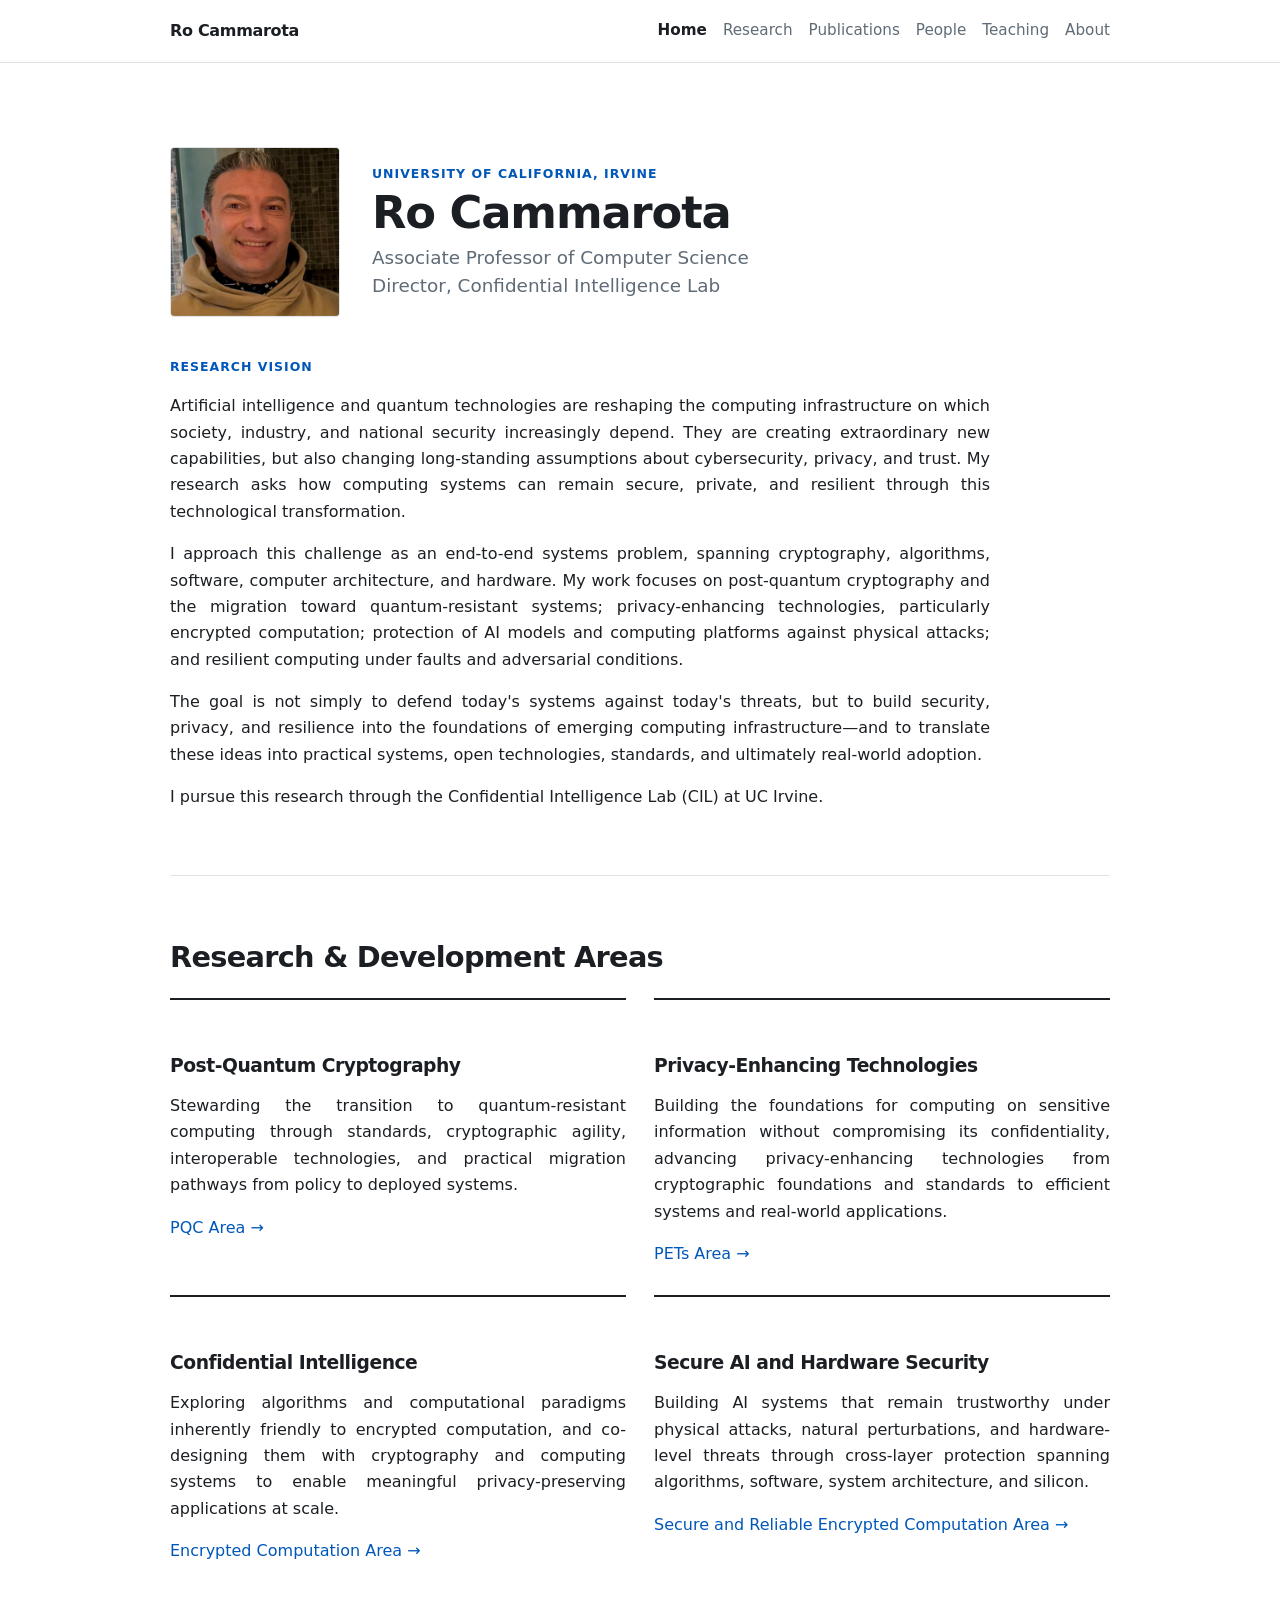
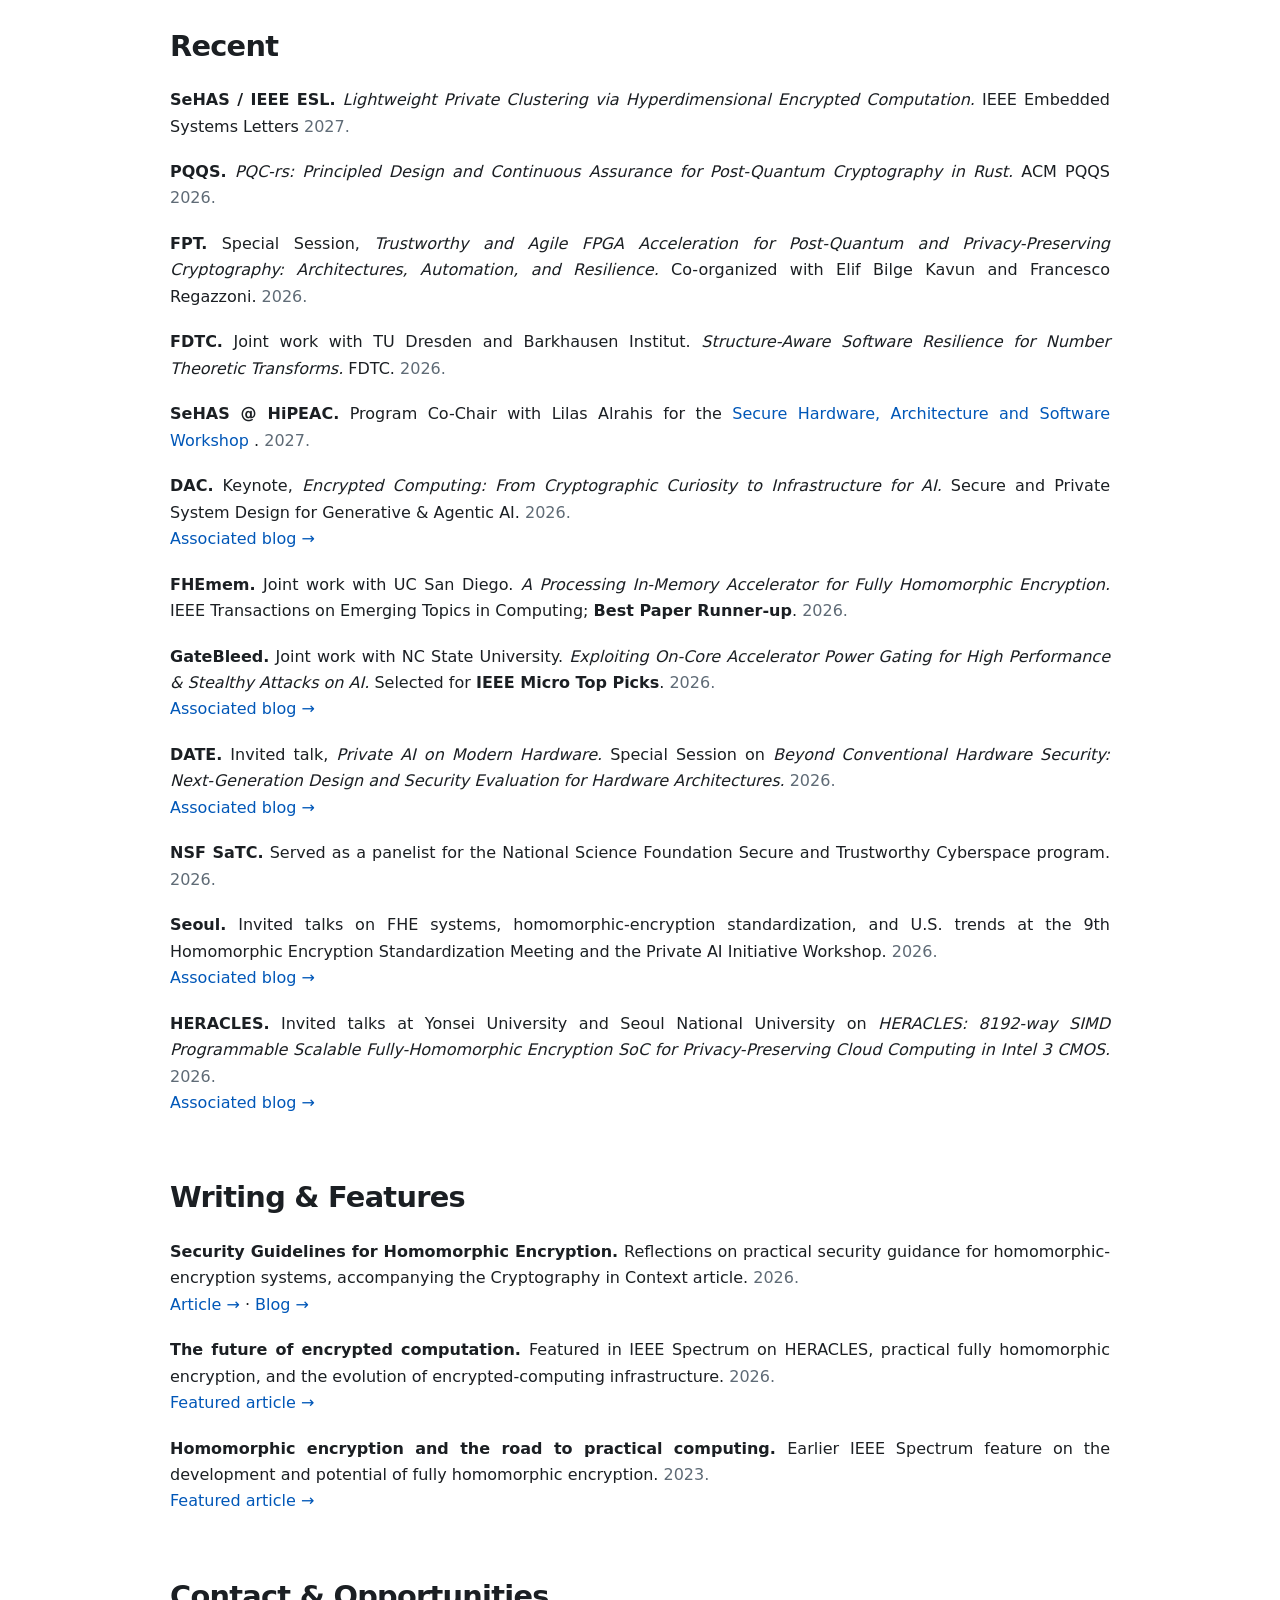
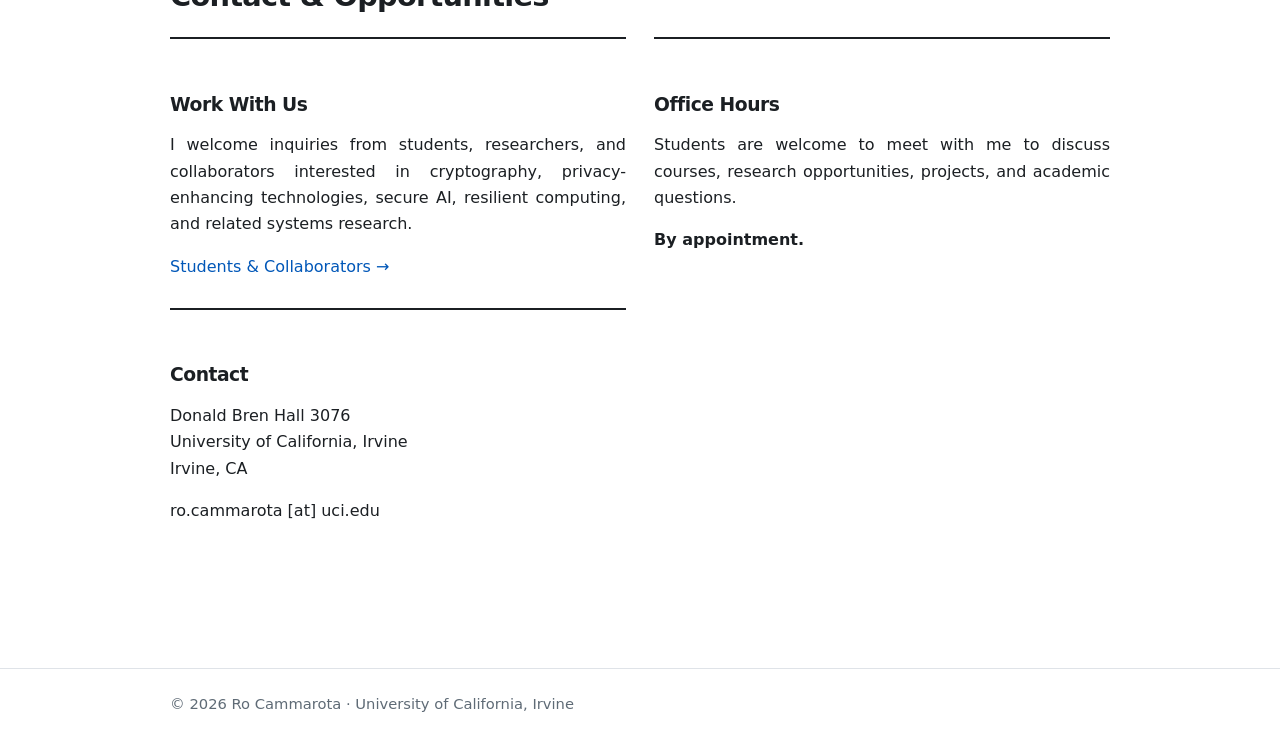
<file: index.html>
<!doctype html>
<html lang="en">

<head>
  <meta charset="utf-8">
  <meta name="viewport" content="width=device-width, initial-scale=1">

  <title>Ro Cammarota</title>

  <link rel="stylesheet" href="assets/css/site.css?v=20260821-4">
</head>

<body>

  <header class="site-header">
    <div class="nav-wrap">

      <a class="brand" href="index.html">
        <span>Ro Cammarota</span>
      </a>

      <nav class="nav" aria-label="Primary">
        <a aria-current="page" href="index.html">Home</a>
        <a href="research.html">Research</a>
        <a href="publications.html">Publications</a>
        <a href="people.html">People</a>
        <a href="teaching.html">Teaching</a>
        <a href="about.html">About</a>
      </nav>

    </div>
  </header>


  <main>

    <!-- =====================================================
         Identity and Research Vision
         ===================================================== -->

    <section class="hero home-hero">

      <div class="home-identity">

        <img
          class="home-photo"
          src="assets/images/ro.jpeg"
          alt="Ro Cammarota"
        >

        <div class="home-intro">

          <div class="kicker">
            University of California, Irvine
          </div>

          <h1>Ro Cammarota</h1>

          <p class="lead">
            Associate Professor of Computer Science<br>
            Director, Confidential Intelligence Lab
          </p>

        </div>

      </div>


      <div class="home-vision">

        <div class="kicker">
          Research Vision
        </div>

        <p>
          Artificial intelligence and quantum technologies are reshaping the
          computing infrastructure on which society, industry, and national
          security increasingly depend. They are creating extraordinary new
          capabilities, but also changing long-standing assumptions about
          cybersecurity, privacy, and trust. My research asks how computing
          systems can remain secure, private, and resilient through this
          technological transformation.
        </p>

        <p>
          I approach this challenge as an end-to-end systems problem, spanning
          cryptography, algorithms, software, computer architecture, and hardware.
          My work focuses on post-quantum cryptography and the migration toward
          quantum-resistant systems; privacy-enhancing technologies, particularly
          encrypted computation; protection of AI models and computing platforms
          against physical attacks; and resilient computing under faults and
          adversarial conditions.
        </p>

        <p>
          The goal is not simply to defend today's systems against today's
          threats, but to build security, privacy, and resilience into the
          foundations of emerging computing infrastructure—and to translate these
          ideas into practical systems, open technologies, standards, and
          ultimately real-world adoption.
        </p>

        <p>
          I pursue this research through the
          Confidential Intelligence Lab (CIL)
          at UC Irvine.
        </p>

      </div>

    </section>


    <!-- =====================================================
         Research & Development
         ===================================================== -->

    <section>

      <h2>Research &amp; Development Areas</h2>

      <div class="grid">

        <article class="card">

          <h3>Post-Quantum Cryptography</h3>

          <p>
            Stewarding the transition to quantum-resistant computing through
            standards, cryptographic agility, interoperable technologies, and
            practical migration pathways from policy to deployed systems.
          </p>

          <a href="research.html#post-quantum-security">
            PQC Area →
          </a>

        </article>


        <article class="card">

          <h3>Privacy-Enhancing Technologies</h3>

          <p>
            Building the foundations for computing on sensitive information
            without compromising its confidentiality, advancing privacy-enhancing
            technologies from cryptographic foundations and standards to
            efficient systems and real-world applications.
          </p>

          <a href="research.html#privacy-enhancing-technologies">
            PETs Area →
          </a>

        </article>


        <article class="card">

          <h3>Confidential Intelligence</h3>

          <p>
            Exploring algorithms and computational paradigms inherently friendly
            to encrypted computation, and co-designing them with cryptography and
            computing systems to enable meaningful privacy-preserving
            applications at scale.
          </p>

          <a href="research.html#confidential-intelligence">
            Encrypted Computation Area →
          </a>

        </article>


        <article class="card">

          <h3>Secure AI and Hardware Security</h3>

          <p>
            Building AI systems that remain trustworthy under physical attacks,
            natural perturbations, and hardware-level threats through cross-layer
            protection spanning algorithms, software, system architecture, and
            silicon.
          </p>

          <a href="research.html#secure-ai-hardware-security">
            Secure and Reliable Encrypted Computation Area →
          </a>

        </article>

      </div>

    </section>


    <!-- =====================================================
         Recent
         ===================================================== -->

    <section>

      <h2>Recent</h2>

      <div class="pub">
          <strong>SeHAS / IEEE ESL.</strong>
          <em>
          Lightweight Private Clustering via Hyperdimensional Encrypted Computation.
          </em>
          IEEE Embedded Systems Letters
          <span class="muted">2027.</span>
      </div>

      <div class="pub">
          <strong>PQQS.</strong>
          <em>
          PQC-rs: Principled Design and Continuous Assurance for Post-Quantum Cryptography in Rust.
          </em>
          ACM PQQS
          <span class="muted">2026.</span>
      </div>

      <div class="pub">
          <strong>FPT.</strong>
          Special Session,
          <em>
          Trustworthy and Agile FPGA Acceleration for Post-Quantum and
          Privacy-Preserving Cryptography: Architectures, Automation, and Resilience.
          </em>
          Co-organized with Elif Bilge Kavun and Francesco Regazzoni.
          <span class="muted">2026.</span>
      </div>

      <div class="pub">
        <strong>FDTC.</strong>
        Joint work with TU Dresden and Barkhausen Institut.
        <em>
          Structure-Aware Software Resilience for Number Theoretic Transforms.
        </em>
        FDTC.
        <span class="muted">2026.</span>
      </div>


      <div class="pub">
        <strong>SeHAS @ HiPEAC.</strong>
        Program Co-Chair with Lilas Alrahis for the
        <a href="https://sehas-workshop.github.io/">
          Secure Hardware, Architecture and Software Workshop
        </a>.
        <span class="muted">2027.</span>
      </div>


      <div class="pub">
        <strong>DAC.</strong>
        Keynote,
        <em>
          Encrypted Computing: From Cryptographic Curiosity to Infrastructure
          for AI.
        </em>
        Secure and Private System Design for Generative &amp; Agentic AI.
        <span class="muted">2026.</span>
        <br>
        <a href="https://www.linkedin.com/feed/update/urn:li:ugcPost:7489363389367001088/">
          Associated blog →
        </a>
      </div>


      <div class="pub">
        <strong>FHEmem.</strong>
        Joint work with UC San Diego.
        <em>
          A Processing In-Memory Accelerator for Fully Homomorphic Encryption.
        </em>
        IEEE Transactions on Emerging Topics in Computing;
        <strong>Best Paper Runner-up</strong>.
        <span class="muted">2026.</span>
      </div>


      <div class="pub">
        <strong>GateBleed.</strong>
        Joint work with NC State University.
        <em>
          Exploiting On-Core Accelerator Power Gating for High Performance
          &amp; Stealthy Attacks on AI.
        </em>
        Selected for <strong>IEEE Micro Top Picks</strong>.
        <span class="muted">2026.</span>
        <br>
        <a href="https://www.linkedin.com/feed/update/urn:li:activity:7475252294960246784/">
          Associated blog →
        </a>
      </div>


      <div class="pub">
        <strong>DATE.</strong>
        Invited talk,
        <em>Private AI on Modern Hardware.</em>
        Special Session on
        <em>
          Beyond Conventional Hardware Security: Next-Generation Design and
          Security Evaluation for Hardware Architectures.
        </em>
        <span class="muted">2026.</span>
        <br>
        <a href="https://www.linkedin.com/pulse/reflections-from-date-2026-scaling-openness-trust-ro-cammarota-b67tc/?trackingId=I1FCty1YalJ7q1T889FlUw%3D%3D">
          Associated blog →
        </a>
      </div>


      <div class="pub">
        <strong>NSF SaTC.</strong>
        Served as a panelist for the National Science Foundation
        Secure and Trustworthy Cyberspace program.
        <span class="muted">2026.</span>
      </div>


      <div class="pub">
        <strong>Seoul.</strong>
        Invited talks on FHE systems, homomorphic-encryption standardization,
        and U.S. trends at the 9th Homomorphic Encryption Standardization
        Meeting and the Private AI Initiative Workshop.
        <span class="muted">2026.</span>
        <br>
        <a href="https://www.linkedin.com/pulse/from-cryptography-systems-real-path-scalable-private-ai-ro-cammarota-z76tc/?trackingId=Ehg8wID9Hk7mUiJBrugPbA%3D%3D">
          Associated blog →
        </a>
      </div>


      <div class="pub">
        <strong>HERACLES.</strong>
        Invited talks at Yonsei University and Seoul National University on
        <em>
          HERACLES: 8192-way SIMD Programmable Scalable Fully-Homomorphic
          Encryption SoC for Privacy-Preserving Cloud Computing in Intel 3 CMOS.
        </em>
        <span class="muted">2026.</span>
        <br>
        <a href="https://www.linkedin.com/pulse/12-labors-heracles-ro-cammarota-jmpnc/?trackingId=M0DGvbssicgnpaIqugH8jA%3D%3D">
          Associated blog →
        </a>
      </div>

    </section>


    <!-- =====================================================
         Writing & Features
         ===================================================== -->

    <section>

      <h2>Writing &amp; Features</h2>


      <div class="pub">

        <strong>
          Security Guidelines for Homomorphic Encryption.
        </strong>

        Reflections on practical security guidance for
        homomorphic-encryption systems, accompanying the
        Cryptography in Context article.

        <span class="muted">2026.</span>

        <br>

        <a href="https://cic.iacr.org/p/1/4/26">
          Article →
        </a>

        ·

        <a href="https://www.linkedin.com/feed/update/urn:li:activity:7457107500954427393/">
          Blog →
        </a>

      </div>


      <div class="pub">

        <strong>
          The future of encrypted computation.
        </strong>

        Featured in IEEE Spectrum on HERACLES, practical fully homomorphic
        encryption, and the evolution of encrypted-computing infrastructure.

        <span class="muted">2026.</span>

        <br>

        <a href="https://spectrum.ieee.org/fhe-intel">
          Featured article →
        </a>

      </div>


      <div class="pub">

        <strong>
          Homomorphic encryption and the road to practical computing.
        </strong>

        Earlier IEEE Spectrum feature on the development and potential
        of fully homomorphic encryption.

        <span class="muted">2023.</span>
        <br>

        <a href="https://spectrum.ieee.org/homomorphic-encryption">
          Featured article →
        </a>

      </div>

    </section>


    <!-- =====================================================
         Contact & Opportunities
         ===================================================== -->

    <section>

      <h2>Contact &amp; Opportunities</h2>

      <div class="grid">

        <article class="card">

          <h3>Work With Us</h3>

          <p>
            I welcome inquiries from students, researchers, and collaborators
            interested in cryptography, privacy-enhancing technologies,
            secure AI, resilient computing, and related systems research.
          </p>

          <a href="people.html">
            Students &amp; Collaborators →
          </a>

        </article>


        <article class="card">

          <h3>Office Hours</h3>

          <p>
            Students are welcome to meet with me to discuss courses,
            research opportunities, projects, and academic questions.
          </p>

          <p>
            <strong>By appointment.</strong>
          </p>

        </article>


        <article class="card">

          <h3>Contact</h3>

          <p>
            Donald Bren Hall 3076<br>
            University of California, Irvine<br>
            Irvine, CA
          </p>

          <p>
            ro.cammarota [at] uci.edu
          </p>

        </article>

      </div>

    </section>

  </main>

  <footer class="site-footer">
  <div class="footer-wrap">
    © 2026 Ro Cammarota · University of California, Irvine
  </div>
  </footer>

</body>

</html>
</file>
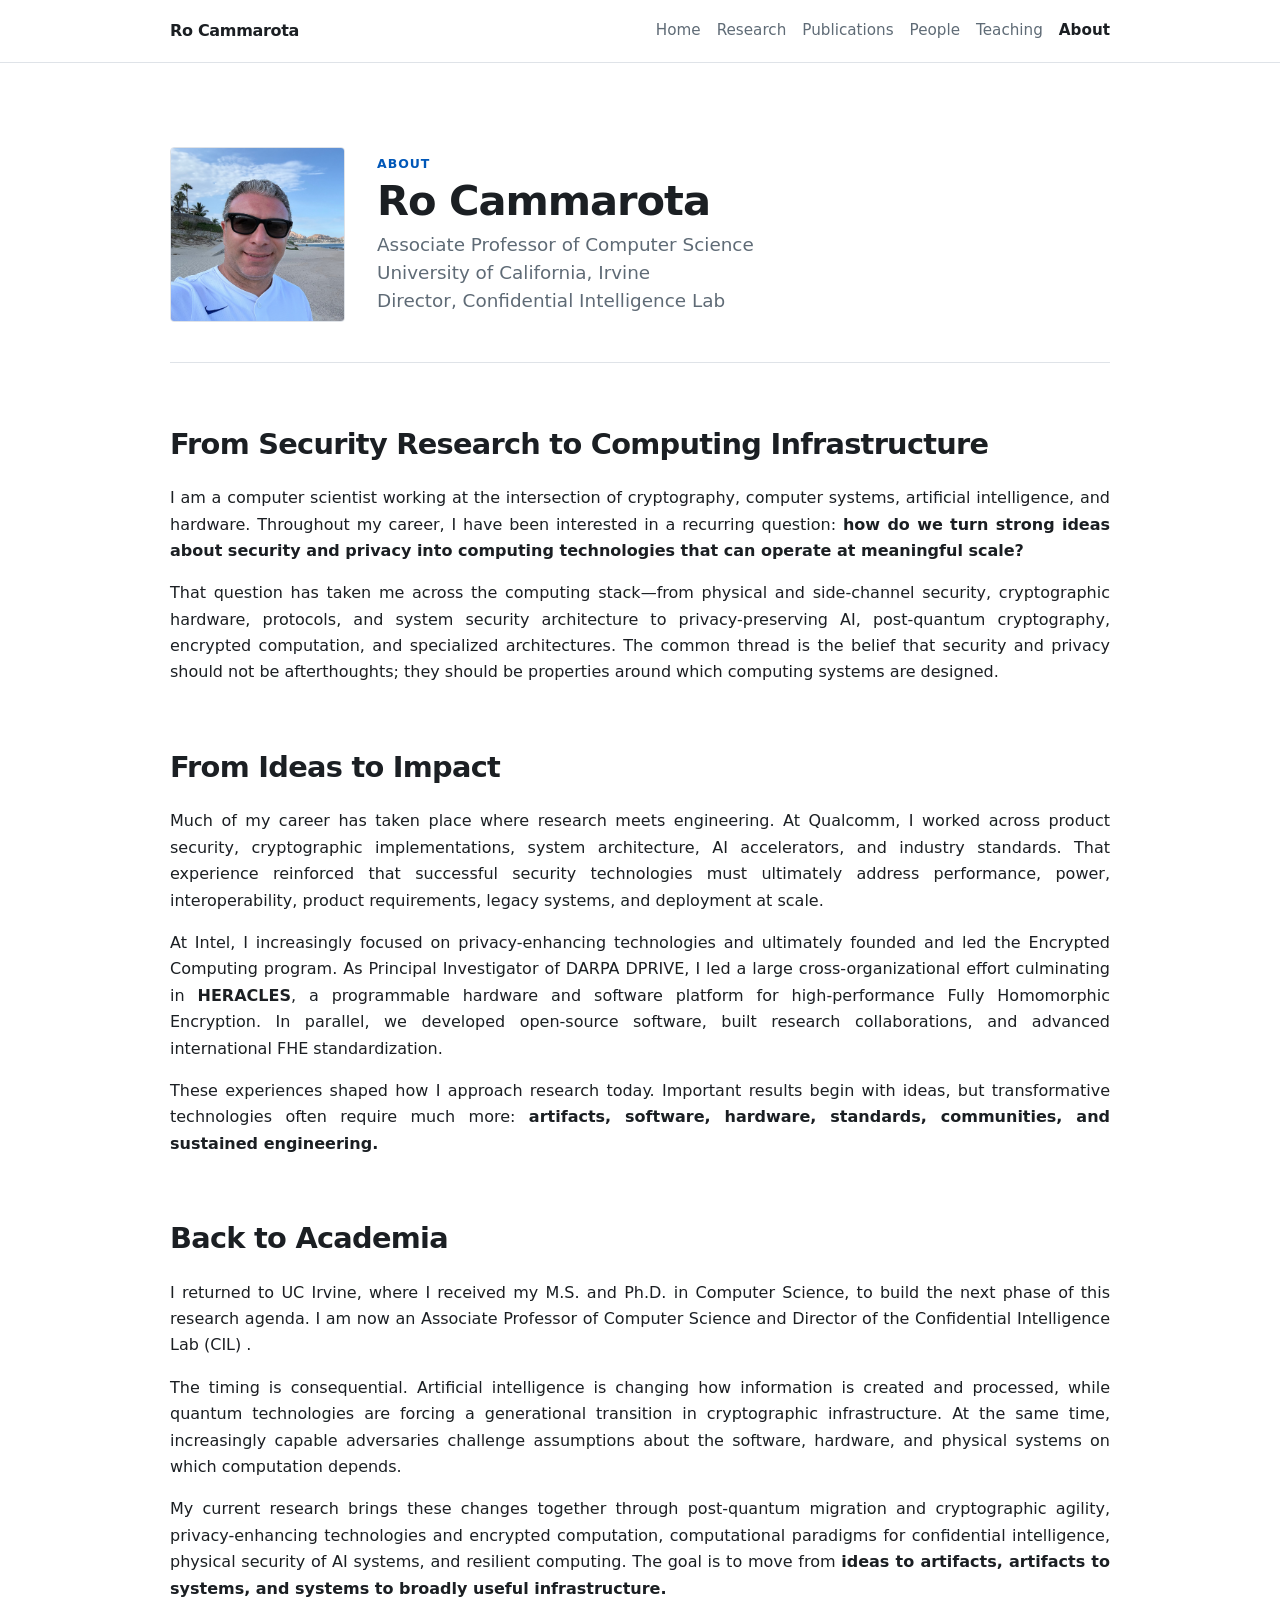
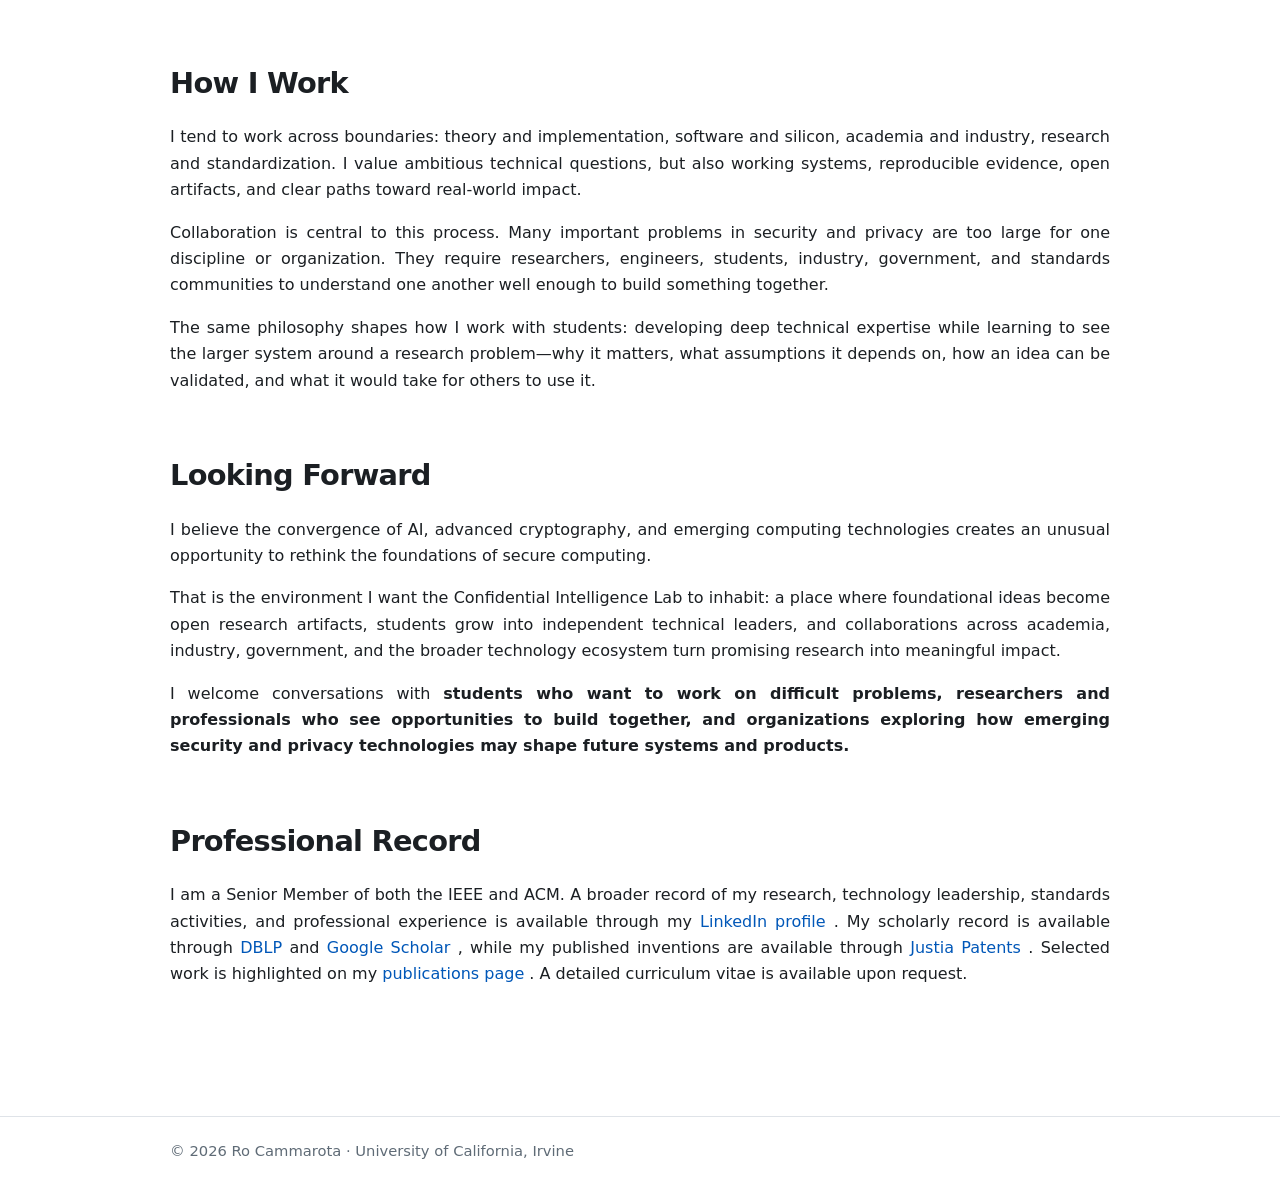
<file: about.html>
<!doctype html>
<html lang="en">

<head>
  <meta charset="utf-8">
  <meta name="viewport" content="width=device-width, initial-scale=1">

  <title>About | Ro Cammarota</title>

  <link rel="stylesheet" href="assets/css/site.css?v=20260822-3">
</head>

<body>

  <header class="site-header">
    <div class="nav-wrap">

      <a class="brand" href="index.html">
        <span>Ro Cammarota</span>
      </a>

      <nav class="nav" aria-label="Primary">
        <a href="index.html">Home</a>
        <a href="research.html">Research</a>
        <a href="publications.html">Publications</a>
        <a href="people.html">People</a>
        <a href="teaching.html">Teaching</a>
        <a aria-current="page" href="about.html">About</a>
      </nav>

    </div>
  </header>


  <main>

    <!-- =====================================================
         Identity
         ===================================================== -->

    <section class="hero about-hero">

      <div class="about-identity">

        <img
          class="about-photo"
          src="assets/images/ro-about.jpg"
          alt="Ro Cammarota"
        >

        <div class="about-intro">

          <div class="kicker">About</div>

          <h1>Ro Cammarota</h1>

          <p class="lead">
            Associate Professor of Computer Science<br>
            University of California, Irvine<br>
            Director, Confidential Intelligence Lab
          </p>

        </div>

      </div>

    </section>


    <!-- =====================================================
         From Security Research to Computing Infrastructure
         ===================================================== -->

    <section>

      <h2>From Security Research to Computing Infrastructure</h2>

      <p>
        I am a computer scientist working at the intersection of cryptography,
        computer systems, artificial intelligence, and hardware. Throughout my
        career, I have been interested in a recurring question:
        <strong>
          how do we turn strong ideas about security and privacy into computing
          technologies that can operate at meaningful scale?
        </strong>
      </p>

      <p>
        That question has taken me across the computing stack—from physical
        and side-channel security, cryptographic hardware, protocols, and
        system security architecture to privacy-preserving AI, post-quantum
        cryptography, encrypted computation, and specialized architectures.
        The common thread is the belief that security and privacy should not
        be afterthoughts; they should be properties around which computing
        systems are designed.
      </p>

    </section>


    <!-- =====================================================
         From Ideas to Impact
         ===================================================== -->

    <section>

      <h2>From Ideas to Impact</h2>

      <p>
        Much of my career has taken place where research meets engineering.
        At Qualcomm, I worked across product security, cryptographic
        implementations, system architecture, AI accelerators, and industry
        standards. That experience reinforced that successful security
        technologies must ultimately address performance, power,
        interoperability, product requirements, legacy systems, and
        deployment at scale.
      </p>

      <p>
        At Intel, I increasingly focused on privacy-enhancing technologies
        and ultimately founded and led the Encrypted Computing program.
        As Principal Investigator of DARPA DPRIVE, I led a large
        cross-organizational effort culminating in
        <strong>HERACLES</strong>, a programmable hardware and software
        platform for high-performance Fully Homomorphic Encryption.
        In parallel, we developed open-source software, built research
        collaborations, and advanced international FHE standardization.
      </p>

      <p>
        These experiences shaped how I approach research today. Important
        results begin with ideas, but transformative technologies often
        require much more:
        <strong>
          artifacts, software, hardware, standards, communities, and
          sustained engineering.
        </strong>
      </p>

    </section>


    <!-- =====================================================
         Back to Academia
         ===================================================== -->

    <section>

      <h2>Back to Academia</h2>

      <p>
        I returned to UC Irvine, where I received my M.S. and Ph.D. in
        Computer Science, to build the next phase of this research agenda.
        I am now an Associate Professor of Computer Science and Director of the
        Confidential Intelligence Lab (CIL)
        .
      </p>

      <p>
        The timing is consequential. Artificial intelligence is changing how
        information is created and processed, while quantum technologies are
        forcing a generational transition in cryptographic infrastructure.
        At the same time, increasingly capable adversaries challenge
        assumptions about the software, hardware, and physical systems on
        which computation depends.
      </p>

      <p>
        My current research brings these changes together through post-quantum
        migration and cryptographic agility, privacy-enhancing technologies
        and encrypted computation, computational paradigms for confidential
        intelligence, physical security of AI systems, and resilient
        computing. The goal is to move from
        <strong>
          ideas to artifacts, artifacts to systems, and systems to broadly
          useful infrastructure.
        </strong>
      </p>

    </section>


    <!-- =====================================================
         How I Work
         ===================================================== -->

    <section>

      <h2>How I Work</h2>

      <p>
        I tend to work across boundaries: theory and implementation, software
        and silicon, academia and industry, research and standardization.
        I value ambitious technical questions, but also working systems,
        reproducible evidence, open artifacts, and clear paths toward
        real-world impact.
      </p>

      <p>
        Collaboration is central to this process. Many important problems in
        security and privacy are too large for one discipline or organization.
        They require researchers, engineers, students, industry, government,
        and standards communities to understand one another well enough to
        build something together.
      </p>

      <p>
        The same philosophy shapes how I work with students: developing deep
        technical expertise while learning to see the larger system around a
        research problem—why it matters, what assumptions it depends on, how
        an idea can be validated, and what it would take for others to use it.
      </p>

    </section>


    <!-- =====================================================
         Looking Forward
         ===================================================== -->

    <section>

      <h2>Looking Forward</h2>

      <p>
        I believe the convergence of AI, advanced cryptography, and emerging
        computing technologies creates an unusual opportunity to rethink the
        foundations of secure computing.
      </p>

      <p>
        That is the environment I want the Confidential Intelligence Lab to
        inhabit: a place where foundational ideas become open research
        artifacts, students grow into independent technical leaders, and
        collaborations across academia, industry, government, and the broader
        technology ecosystem turn promising research into meaningful impact.
      </p>

      <p>
        I welcome conversations with
        <strong>
          students who want to work on difficult problems, researchers and
          professionals who see opportunities to build together, and
          organizations exploring how emerging security and privacy
          technologies may shape future systems and products.
        </strong>
      </p>

    </section>


    <!-- =====================================================
         Professional Record
         ===================================================== -->

<!-- =====================================================
     Professional Record
     ===================================================== -->
     <!-- =====================================================
     Professional Record
     ===================================================== -->

<section>

  <h2>Professional Record</h2>

  <p>
    I am a Senior Member of both the IEEE and ACM.
    A broader record of my research, technology leadership, standards
    activities, and professional experience is available through my
    <a href="https://www.linkedin.com/in/ro-cammarota-a226b817/"
       target="_blank"
       rel="noopener noreferrer">
      LinkedIn profile
    </a>.
    My scholarly record is available through
    <a href="https://dblp.org/pid/14/9927.html"
       target="_blank"
       rel="noopener noreferrer">
      DBLP
    </a>
    and
    <a href="https://scholar.google.com/citations?user=KxYw3pAAAAAJ&amp;hl=en"
       target="_blank"
       rel="noopener noreferrer">
      Google Scholar
    </a>,
    while my published inventions are available through
    <a href="https://patents.justia.com/inventor/rosario-cammarota"
       target="_blank"
       rel="noopener noreferrer">
      Justia Patents
    </a>.
    Selected work is highlighted on my
    <a href="publications.html">
      publications page
    </a>.
    A detailed curriculum vitae is available upon request.
  </p>

</section>

  </main>


  <footer class="site-footer">
    <div class="footer-wrap">
      © 2026 Ro Cammarota · University of California, Irvine
    </div>
  </footer>

</body>

</html>
</file>
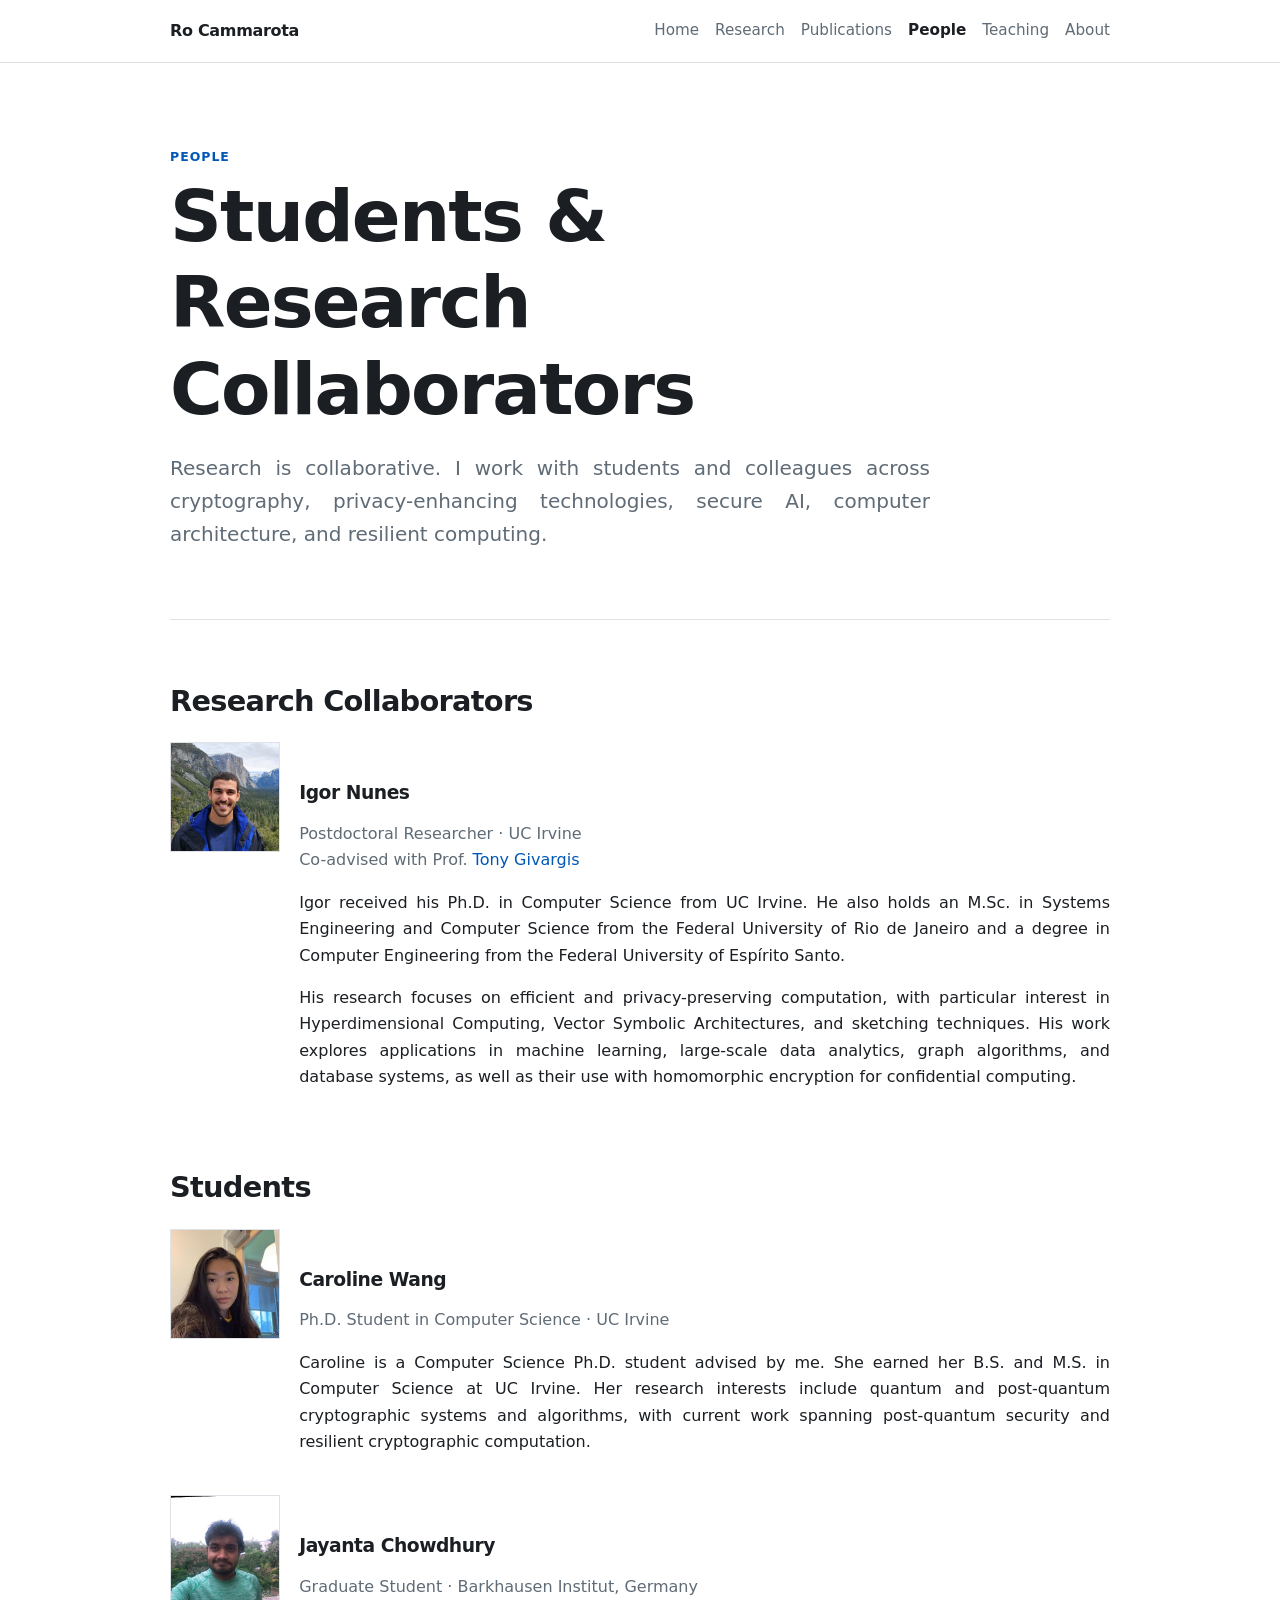
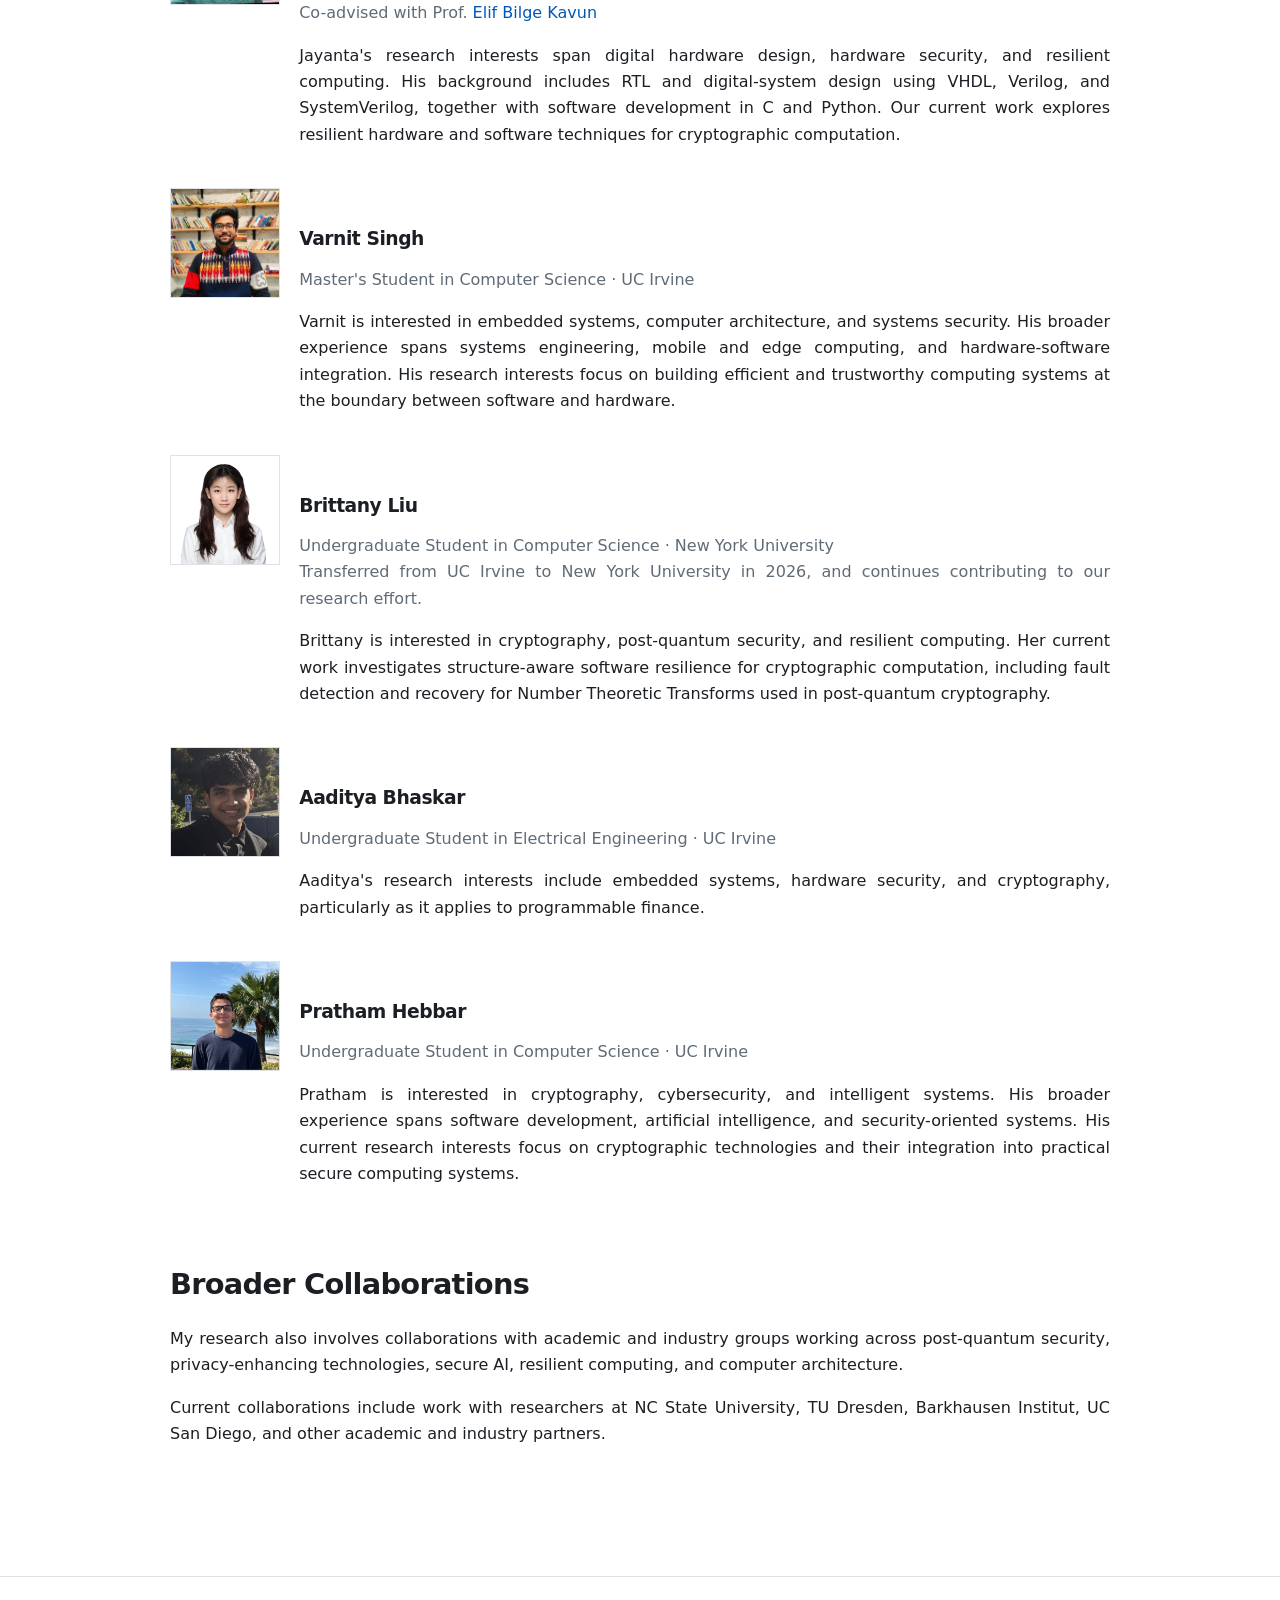
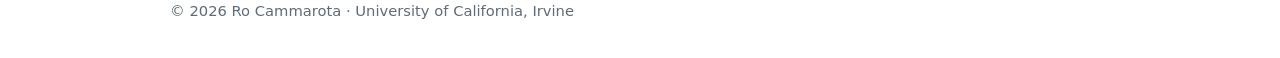
<file: people.html>
<!doctype html>
<html lang="en">

<head>
  <meta charset="utf-8">
  <meta name="viewport" content="width=device-width, initial-scale=1">

  <title>People | Ro Cammarota</title>

  <link rel="stylesheet" href="assets/css/site.css?v=20260916-2">
</head>

<body>

  <header class="site-header">
    <div class="nav-wrap">

      <a class="brand" href="index.html">
        <span>Ro Cammarota</span>
      </a>

      <nav class="nav" aria-label="Primary">
        <a href="index.html">Home</a>
        <a href="research.html">Research</a>
        <a href="publications.html">Publications</a>
        <a aria-current="page" href="people.html">People</a>
        <a href="teaching.html">Teaching</a>
        <a href="about.html">About</a>
      </nav>

    </div>
  </header>


  <main>

    <!-- =====================================================
         People Overview
         ===================================================== -->

    <section class="hero">

      <div class="kicker">
        People
      </div>

      <h1>Students &amp; Research Collaborators</h1>

      <p class="lead">
        Research is collaborative. I work with students and colleagues
        across cryptography, privacy-enhancing technologies, secure AI,
        computer architecture, and resilient computing.
      </p>

    </section>


    <!-- =====================================================
         Research Collaborators
         ===================================================== -->

    <section>

      <h2>Research Collaborators</h2>


      <!-- Tony Givargis

      <div class="person">

        <img
          class="avatar portrait"
          src="assets/images/tony-givargis.jpg"
          alt="Tony Givargis"
        >

        <div>

          <h3>
            <a
              href="https://ics.uci.edu/?people=tony-givargis"
              target="_blank"
              rel="noopener noreferrer"
            >
              Tony Givargis
            </a>
          </h3>

          <p class="muted">
            Professor and Department Chair · Computer Science · UC Irvine
          </p>

          <p>
            Tony's research spans embedded systems, computer architecture,
            hardware-software co-design, and cyber-physical systems. We
            collaborate on secure and trustworthy computing systems, with
            particular interest in bringing together security, embedded
            computing, and emerging hardware architectures.
          </p>

        </div>

      </div>
      -->

      <!-- Igor Nunes -->

      <div class="person">

        <img
          class="avatar portrait"
          src="assets/images/igor.jpeg"
          alt="Igor Nunes"
        >

        <div>

          <h3>Igor Nunes</h3>

          <p class="muted">
            Postdoctoral Researcher · UC Irvine<br>
            Co-advised with Prof.
            <a
              href="https://ics.uci.edu/?people=tony-givargis"
              target="_blank"
              rel="noopener noreferrer"
            >
              Tony Givargis
            </a>
          </p>

          <p>
            Igor received his Ph.D. in Computer Science from UC Irvine.
            He also holds an M.Sc. in Systems Engineering and Computer
            Science from the Federal University of Rio de Janeiro and a
            degree in Computer Engineering from the Federal University
            of Espírito Santo.
          </p>

          <p>
            His research focuses on efficient and privacy-preserving
            computation, with particular interest in Hyperdimensional
            Computing, Vector Symbolic Architectures, and sketching
            techniques. His work explores applications in machine learning,
            large-scale data analytics, graph algorithms, and database
            systems, as well as their use with homomorphic encryption for
            confidential computing.
          </p>

        </div>

      </div>

    </section>


    <!-- =====================================================
         Students
         ===================================================== -->

    <section>

      <h2>Students</h2>


      <!-- Caroline Wang -->

      <div class="person">

        <img
          class="avatar portrait"
          src="assets/images/caroline.jpeg"
          alt="Caroline Wang"
        >

        <div>

          <h3>Caroline Wang</h3>

          <p class="muted">
            Ph.D. Student in Computer Science · UC Irvine
          </p>

          <p>
            Caroline is a Computer Science Ph.D. student advised by me.
            She earned her B.S. and M.S. in Computer Science at UC Irvine.
            Her research interests include quantum and post-quantum
            cryptographic systems and algorithms, with current work spanning
            post-quantum security and resilient cryptographic computation.
          </p>

        </div>

      </div>


      <!-- Jayanta Chowdhury -->

      <div class="person">

        <img
          class="avatar portrait"
          src="assets/images/Jayanta.jpeg"
          alt="Jayanta Chowdhury"
        >

        <div>

          <h3>Jayanta Chowdhury</h3>

          <p class="muted">
            Graduate Student · Barkhausen Institut, Germany<br>
            Co-advised with Prof.
            <a
              href="https://www.barkhauseninstitut.org/en/people/elif-bilge-kavun"
              target="_blank"
              rel="noopener noreferrer"
            >
              Elif Bilge Kavun
            </a>
          </p>

          <p>
            Jayanta's research interests span digital hardware design,
            hardware security, and resilient computing. His background
            includes RTL and digital-system design using VHDL, Verilog,
            and SystemVerilog, together with software development in C
            and Python. Our current work explores resilient hardware and
            software techniques for cryptographic computation.
          </p>

        </div>

      </div>


      <!-- Varnit Singh -->

      <div class="person">

        <img
          class="avatar portrait"
          src="assets/images/Varnit.jpg"
          alt="Varnit Singh"
        >

        <div>

          <h3>Varnit Singh</h3>

          <p class="muted">
            Master's Student in Computer Science · UC Irvine
          </p>

          <p>
            Varnit is interested in embedded systems, computer architecture,
            and systems security. His broader experience spans systems
            engineering, mobile and edge computing, and hardware-software
            integration. His research interests focus on building efficient
            and trustworthy computing systems at the boundary between
            software and hardware.
          </p>

        </div>

      </div>


      <!-- Brittany Liu -->

      <div class="person">

        <img
          class="avatar portrait"
          src="assets/images/Brittany.png"
          alt="Brittany Liu"
        >

        <div>

          <h3>Brittany Liu</h3>

          <p class="muted">
            Undergraduate Student in Computer Science · New York University<br>
            Transferred from UC Irvine to New York University in 2026,  and continues contributing to our research effort.
          </p>

          <p>
            Brittany is interested in cryptography, post-quantum security,
            and resilient computing. Her current work investigates
            structure-aware software resilience for cryptographic
            computation, including fault detection and recovery for
            Number Theoretic Transforms used in post-quantum cryptography.
          </p>

        </div>

      </div>

      <!-- Aaditya Bhaskar -->

      <div class="person">

        <img
          class="avatar portrait"
          src="assets/images/aaditya.jpg"
          alt="Aaditya Bhaskar"
        >

        <div>

          <h3>Aaditya Bhaskar</h3>

          <p class="muted">
            Undergraduate Student in Electrical Engineering · UC Irvine<br>
          </p>

          <p>
          Aaditya's research interests include embedded systems, hardware security, and cryptography, particularly as it applies to programmable finance.
          </p>

        </div>

      </div>
      <!-- Pratham Hebbar -->

      <div class="person">

        <img
          class="avatar portrait"
          src="assets/images/Pratham.jpeg"
          alt="Pratham Hebbar"
        >

        <div>

          <h3>Pratham Hebbar</h3>

          <p class="muted">
            Undergraduate Student in Computer Science · UC Irvine
          </p>

          <p>
            Pratham is interested in cryptography, cybersecurity, and
            intelligent systems. His broader experience spans software
            development, artificial intelligence, and security-oriented
            systems. His current research interests focus on cryptographic
            technologies and their integration into practical secure
            computing systems.
          </p>

        </div>

      </div>

    </section>


    <!-- =====================================================
         Broader Collaborations
         ===================================================== -->

    <section>

      <h2>Broader Collaborations</h2>

      <p>
        My research also involves collaborations with academic and industry
        groups working across post-quantum security, privacy-enhancing
        technologies, secure AI, resilient computing, and computer
        architecture.
      </p>

      <p>
        Current collaborations include work with researchers at NC State
        University, TU Dresden, Barkhausen Institut, UC San Diego, and other
        academic and industry partners.
      </p>

    </section>

  </main>


  <footer class="site-footer">
    <div class="footer-wrap">
      © 2026 Ro Cammarota · University of California, Irvine
    </div>
  </footer>

</body>

</html>
</file>
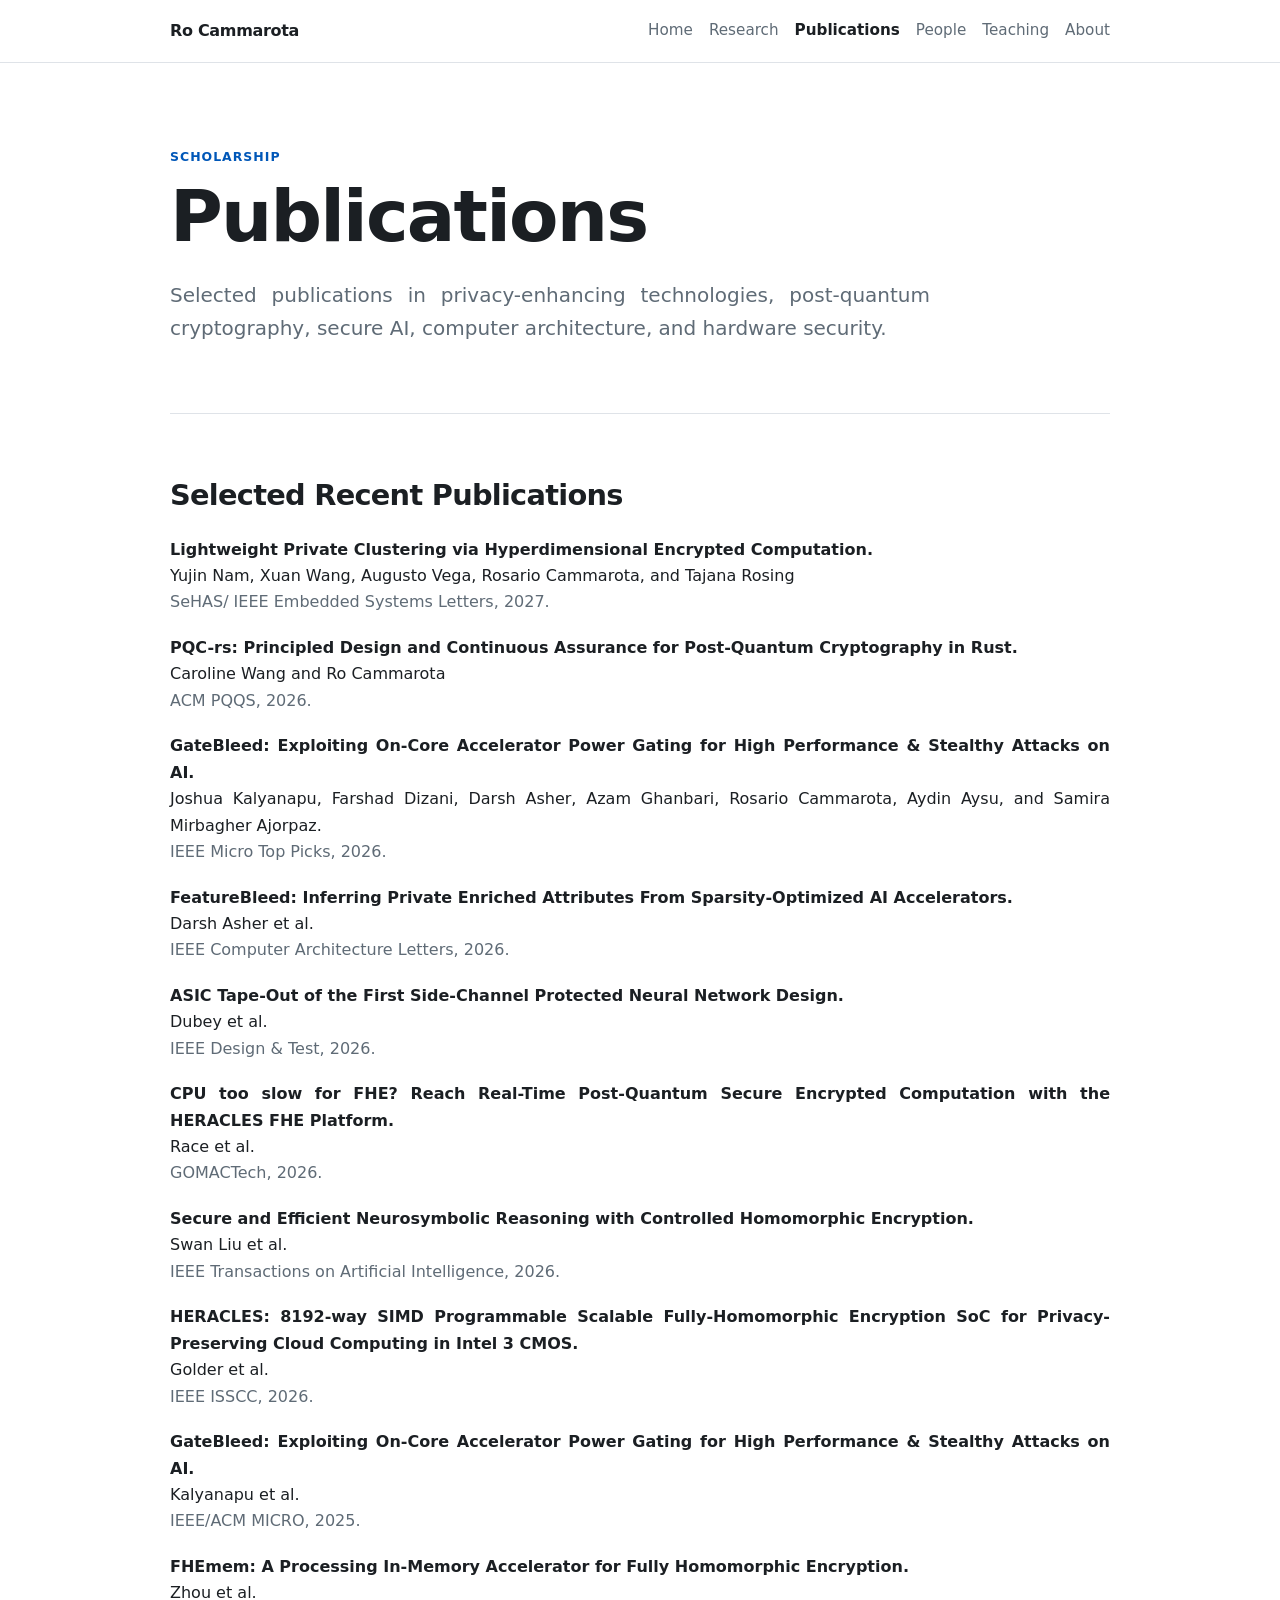
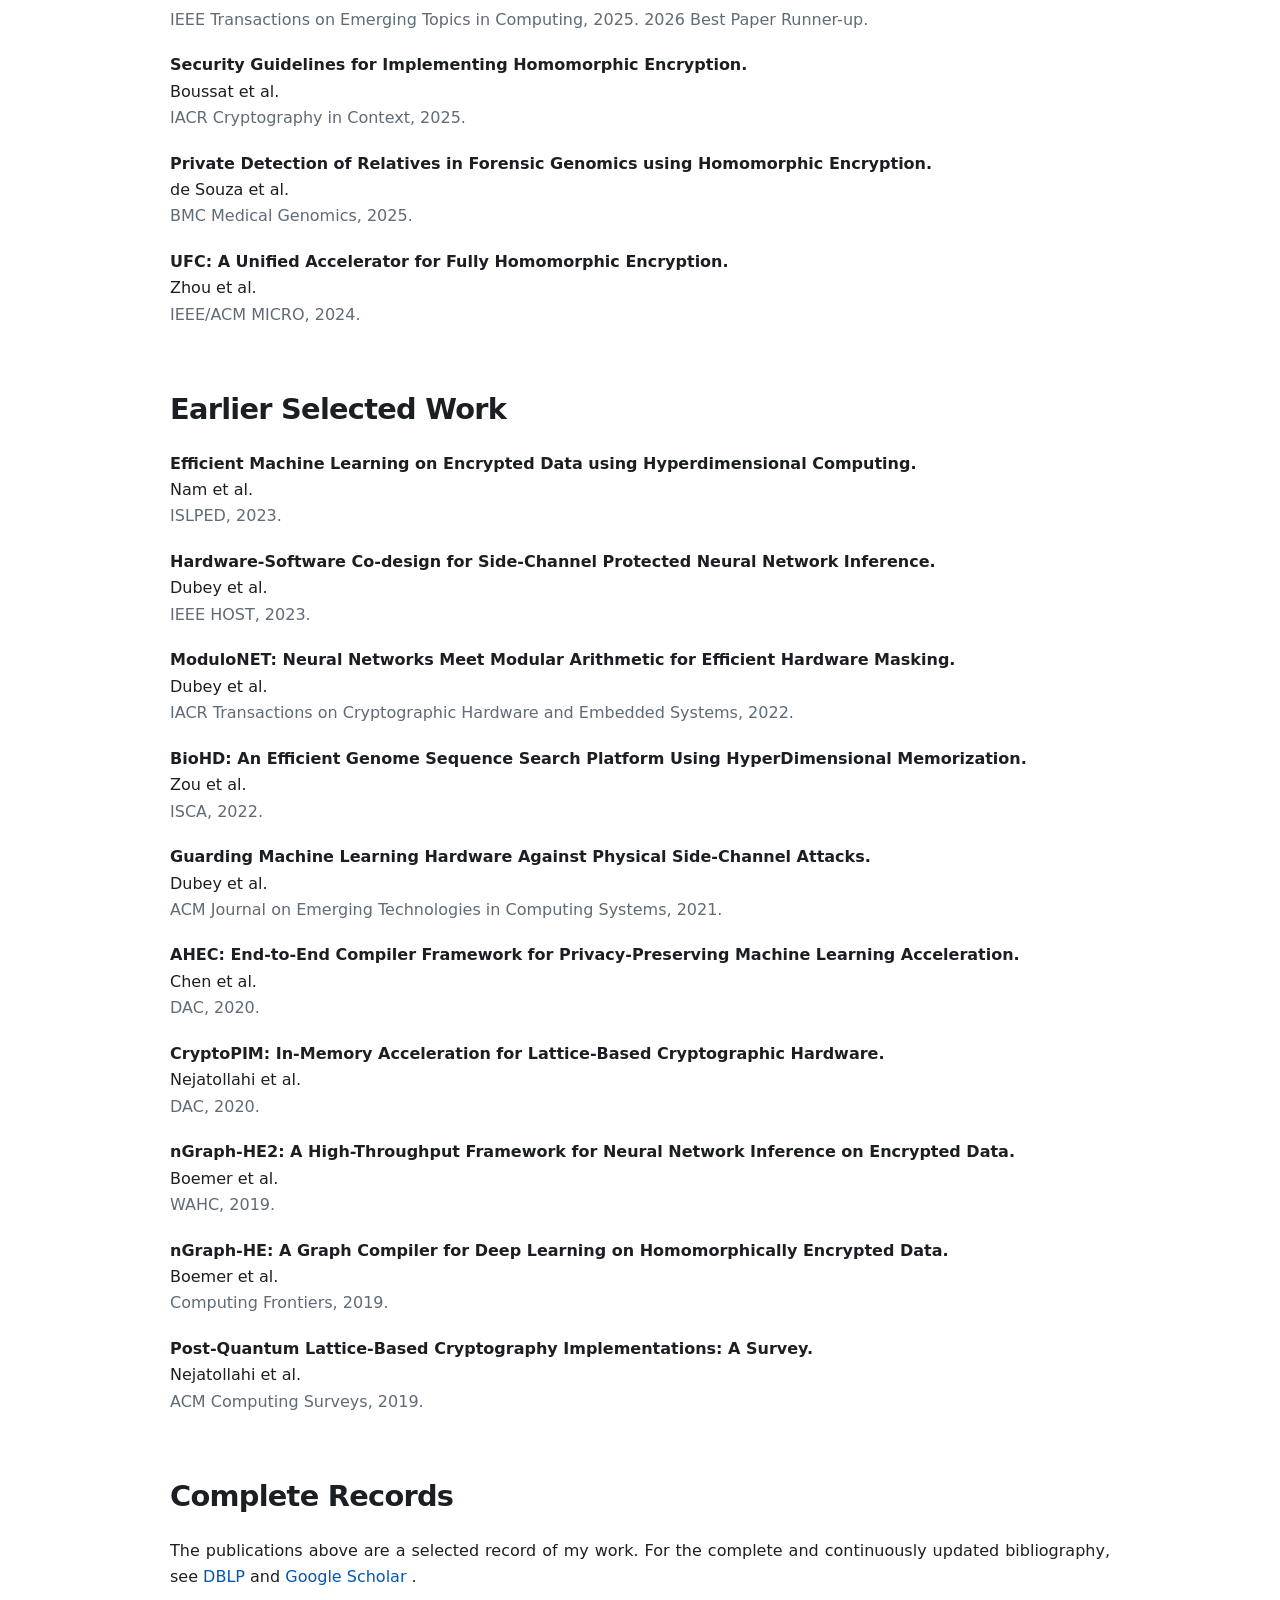
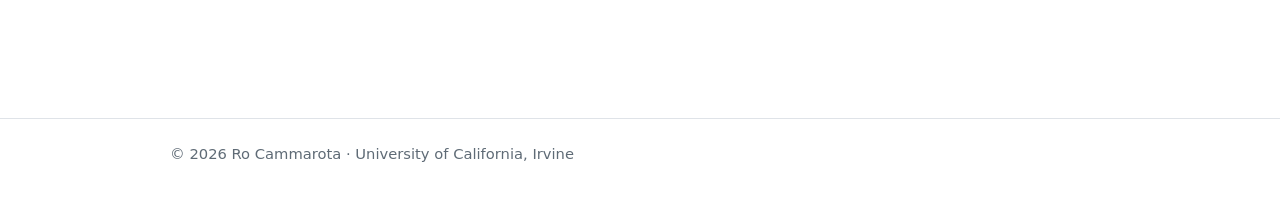
<file: publications.html>
<!doctype html>
<html lang="en">

<head>
  <meta charset="utf-8">
  <meta name="viewport" content="width=device-width, initial-scale=1">

  <title>Publications | Ro Cammarota</title>

  <link rel="stylesheet" href="assets/css/site.css?v=20260821-5">
</head>

<body>

  <header class="site-header">
    <div class="nav-wrap">

      <a class="brand" href="index.html">
        <span>Ro Cammarota</span>
      </a>

      <nav class="nav" aria-label="Primary">
        <a href="index.html">Home</a>
        <a href="research.html">Research</a>
        <a aria-current="page" href="publications.html">Publications</a>
        <a href="people.html">People</a>
        <a href="teaching.html">Teaching</a>
        <a href="about.html">About</a>
      </nav>

    </div>
  </header>


  <main>

    <!-- =====================================================
         Publications Overview
         ===================================================== -->

    <section class="hero">

      <div class="kicker">
        Scholarship
      </div>

      <h1>Publications </h1>

      <p class="lead">
        Selected publications in privacy-enhancing technologies,
        post-quantum cryptography, secure AI, computer architecture,
        and hardware security.
      </p>

    </section>


    <!-- =====================================================
         Selected Recent Publications
         ===================================================== -->

    <section>

      <h2>Selected Recent Publications</h2>

      <div class="pub">
      <strong>
      Lightweight Private Clustering via Hyperdimensional Encrypted Computation.
      </strong>
      <br>
      Yujin Nam, Xuan Wang, Augusto Vega, Rosario Cammarota, and Tajana Rosing
      <br>
      <span class="muted">
        SeHAS/ IEEE Embedded Systems Letters, 2027.
      </span>
      </div>

      <div class="pub">
      <strong>
        PQC-rs: Principled Design and Continuous Assurance for Post-Quantum Cryptography in Rust.
      </strong>
      <br>
        Caroline Wang and Ro Cammarota
      <br>
      <span class="muted">
        ACM PQQS, 2026.
      </span>
      </div>


      <div class="pub">
        <strong>
          GateBleed: Exploiting On-Core Accelerator Power Gating for
          High Performance &amp; Stealthy Attacks on AI.
        </strong>
        <br>
        Joshua Kalyanapu, Farshad Dizani, Darsh Asher, Azam Ghanbari,
        Rosario Cammarota, Aydin Aysu, and Samira Mirbagher Ajorpaz.
        <br>
        <span class="muted">
          IEEE Micro Top Picks, 2026.
        </span>
      </div>


      <div class="pub">
        <strong>
          FeatureBleed: Inferring Private Enriched Attributes From
          Sparsity-Optimized AI Accelerators.
        </strong>
        <br>
        Darsh Asher et al.
        <br>
        <span class="muted">
          IEEE Computer Architecture Letters, 2026.
        </span>
      </div>


      <div class="pub">
        <strong>
          ASIC Tape-Out of the First Side-Channel Protected Neural
          Network Design.
        </strong>
        <br>
        Dubey et al.
        <br>
        <span class="muted">
          IEEE Design &amp; Test, 2026.
        </span>
      </div>


      <div class="pub">
        <strong>
          CPU too slow for FHE? Reach Real-Time Post-Quantum Secure
          Encrypted Computation with the HERACLES FHE Platform.
        </strong>
        <br>
        Race et al.
        <br>
        <span class="muted">
          GOMACTech, 2026.
        </span>
      </div>


      <div class="pub">
        <strong>
          Secure and Efficient Neurosymbolic Reasoning with Controlled
          Homomorphic Encryption.
        </strong>
        <br>
        Swan Liu et al.
        <br>
        <span class="muted">
          IEEE Transactions on Artificial Intelligence, 2026.
        </span>
      </div>


      <div class="pub">
        <strong>
          HERACLES: 8192-way SIMD Programmable Scalable Fully-Homomorphic
          Encryption SoC for Privacy-Preserving Cloud Computing in Intel 3 CMOS.
        </strong>
        <br>
        Golder et al.
        <br>
        <span class="muted">
          IEEE ISSCC, 2026.
        </span>
      </div>


      <div class="pub">
        <strong>
          GateBleed: Exploiting On-Core Accelerator Power Gating for
          High Performance &amp; Stealthy Attacks on AI.
        </strong>
        <br>
        Kalyanapu et al.
        <br>
        <span class="muted">
          IEEE/ACM MICRO, 2025.
        </span>
      </div>


      <div class="pub">
        <strong>
          FHEmem: A Processing In-Memory Accelerator for Fully
          Homomorphic Encryption.
        </strong>
        <br>
        Zhou et al.
        <br>
        <span class="muted">
          IEEE Transactions on Emerging Topics in Computing, 2025.
          2026 Best Paper Runner-up.
        </span>
      </div>


      <div class="pub">
        <strong>
          Security Guidelines for Implementing Homomorphic Encryption.
        </strong>
        <br>
        Boussat et al.
        <br>
        <span class="muted">
          IACR Cryptography in Context, 2025.
        </span>
      </div>


      <div class="pub">
        <strong>
          Private Detection of Relatives in Forensic Genomics using
          Homomorphic Encryption.
        </strong>
        <br>
        de Souza et al.
        <br>
        <span class="muted">
          BMC Medical Genomics, 2025.
        </span>
      </div>


      <div class="pub">
        <strong>
          UFC: A Unified Accelerator for Fully Homomorphic Encryption.
        </strong>
        <br>
        Zhou et al.
        <br>
        <span class="muted">
          IEEE/ACM MICRO, 2024.
        </span>
      </div>

    </section>


    <!-- =====================================================
         Earlier Selected Work
         ===================================================== -->

    <section>

      <h2>Earlier Selected Work</h2>


      <div class="pub">
        <strong>
          Efficient Machine Learning on Encrypted Data using
          Hyperdimensional Computing.
        </strong>
        <br>
        Nam et al.
        <br>
        <span class="muted">
          ISLPED, 2023.
        </span>
      </div>


      <div class="pub">
        <strong>
          Hardware-Software Co-design for Side-Channel Protected
          Neural Network Inference.
        </strong>
        <br>
        Dubey et al.
        <br>
        <span class="muted">
          IEEE HOST, 2023.
        </span>
      </div>


      <div class="pub">
        <strong>
          ModuloNET: Neural Networks Meet Modular Arithmetic for
          Efficient Hardware Masking.
        </strong>
        <br>
        Dubey et al.
        <br>
        <span class="muted">
          IACR Transactions on Cryptographic Hardware and Embedded Systems,
          2022.
        </span>
      </div>


      <div class="pub">
        <strong>
          BioHD: An Efficient Genome Sequence Search Platform Using
          HyperDimensional Memorization.
        </strong>
        <br>
        Zou et al.
        <br>
        <span class="muted">
          ISCA, 2022.
        </span>
      </div>


      <div class="pub">
        <strong>
          Guarding Machine Learning Hardware Against Physical
          Side-Channel Attacks.
        </strong>
        <br>
        Dubey et al.
        <br>
        <span class="muted">
          ACM Journal on Emerging Technologies in Computing Systems, 2021.
        </span>
      </div>


      <div class="pub">
        <strong>
          AHEC: End-to-End Compiler Framework for Privacy-Preserving
          Machine Learning Acceleration.
        </strong>
        <br>
        Chen et al.
        <br>
        <span class="muted">
          DAC, 2020.
        </span>
      </div>


      <div class="pub">
        <strong>
          CryptoPIM: In-Memory Acceleration for Lattice-Based
          Cryptographic Hardware.
        </strong>
        <br>
        Nejatollahi et al.
        <br>
        <span class="muted">
          DAC, 2020.
        </span>
      </div>


      <div class="pub">
        <strong>
          nGraph-HE2: A High-Throughput Framework for Neural Network
          Inference on Encrypted Data.
        </strong>
        <br>
        Boemer et al.
        <br>
        <span class="muted">
          WAHC, 2019.
        </span>
      </div>


      <div class="pub">
        <strong>
          nGraph-HE: A Graph Compiler for Deep Learning on
          Homomorphically Encrypted Data.
        </strong>
        <br>
        Boemer et al.
        <br>
        <span class="muted">
          Computing Frontiers, 2019.
        </span>
      </div>


      <div class="pub">
        <strong>
          Post-Quantum Lattice-Based Cryptography Implementations:
          A Survey.
        </strong>
        <br>
        Nejatollahi et al.
        <br>
        <span class="muted">
          ACM Computing Surveys, 2019.
        </span>
      </div>

    </section>


    <!-- =====================================================
         Complete Records
         ===================================================== -->

    <section>

      <h2>Complete Records</h2>

      <p>
        The publications above are a selected record of my work.
        For the complete and continuously updated bibliography, see
        <a href="https://dblp.org/pid/14/9927.html">
          DBLP
        </a>
        and
        <a href="https://scholar.google.com/citations?user=KxYw3pAAAAAJ&amp;hl=en">
          Google Scholar
        </a>.
      </p>

    </section>

  </main>

  <footer class="site-footer">
  <div class="footer-wrap">
    © 2026 Ro Cammarota · University of California, Irvine
  </div>
</footer>

</body>

</html>
</file>
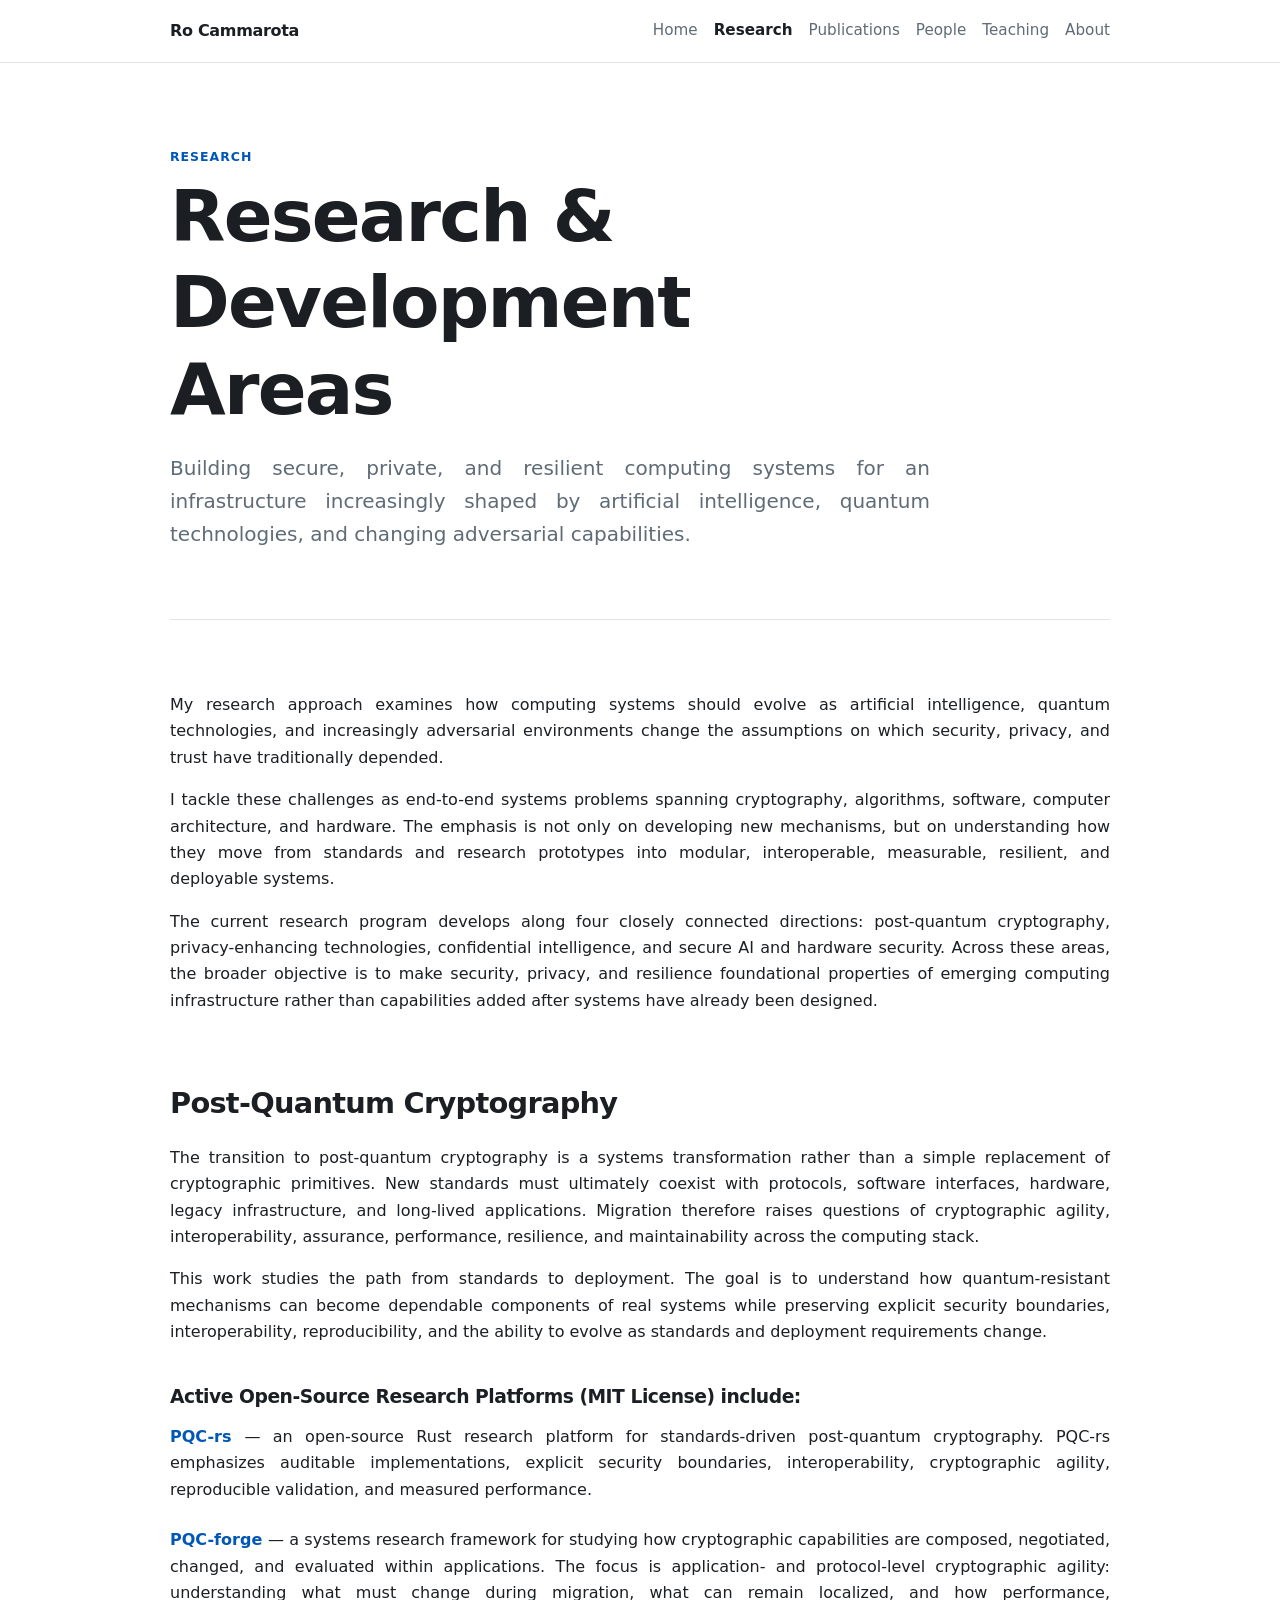
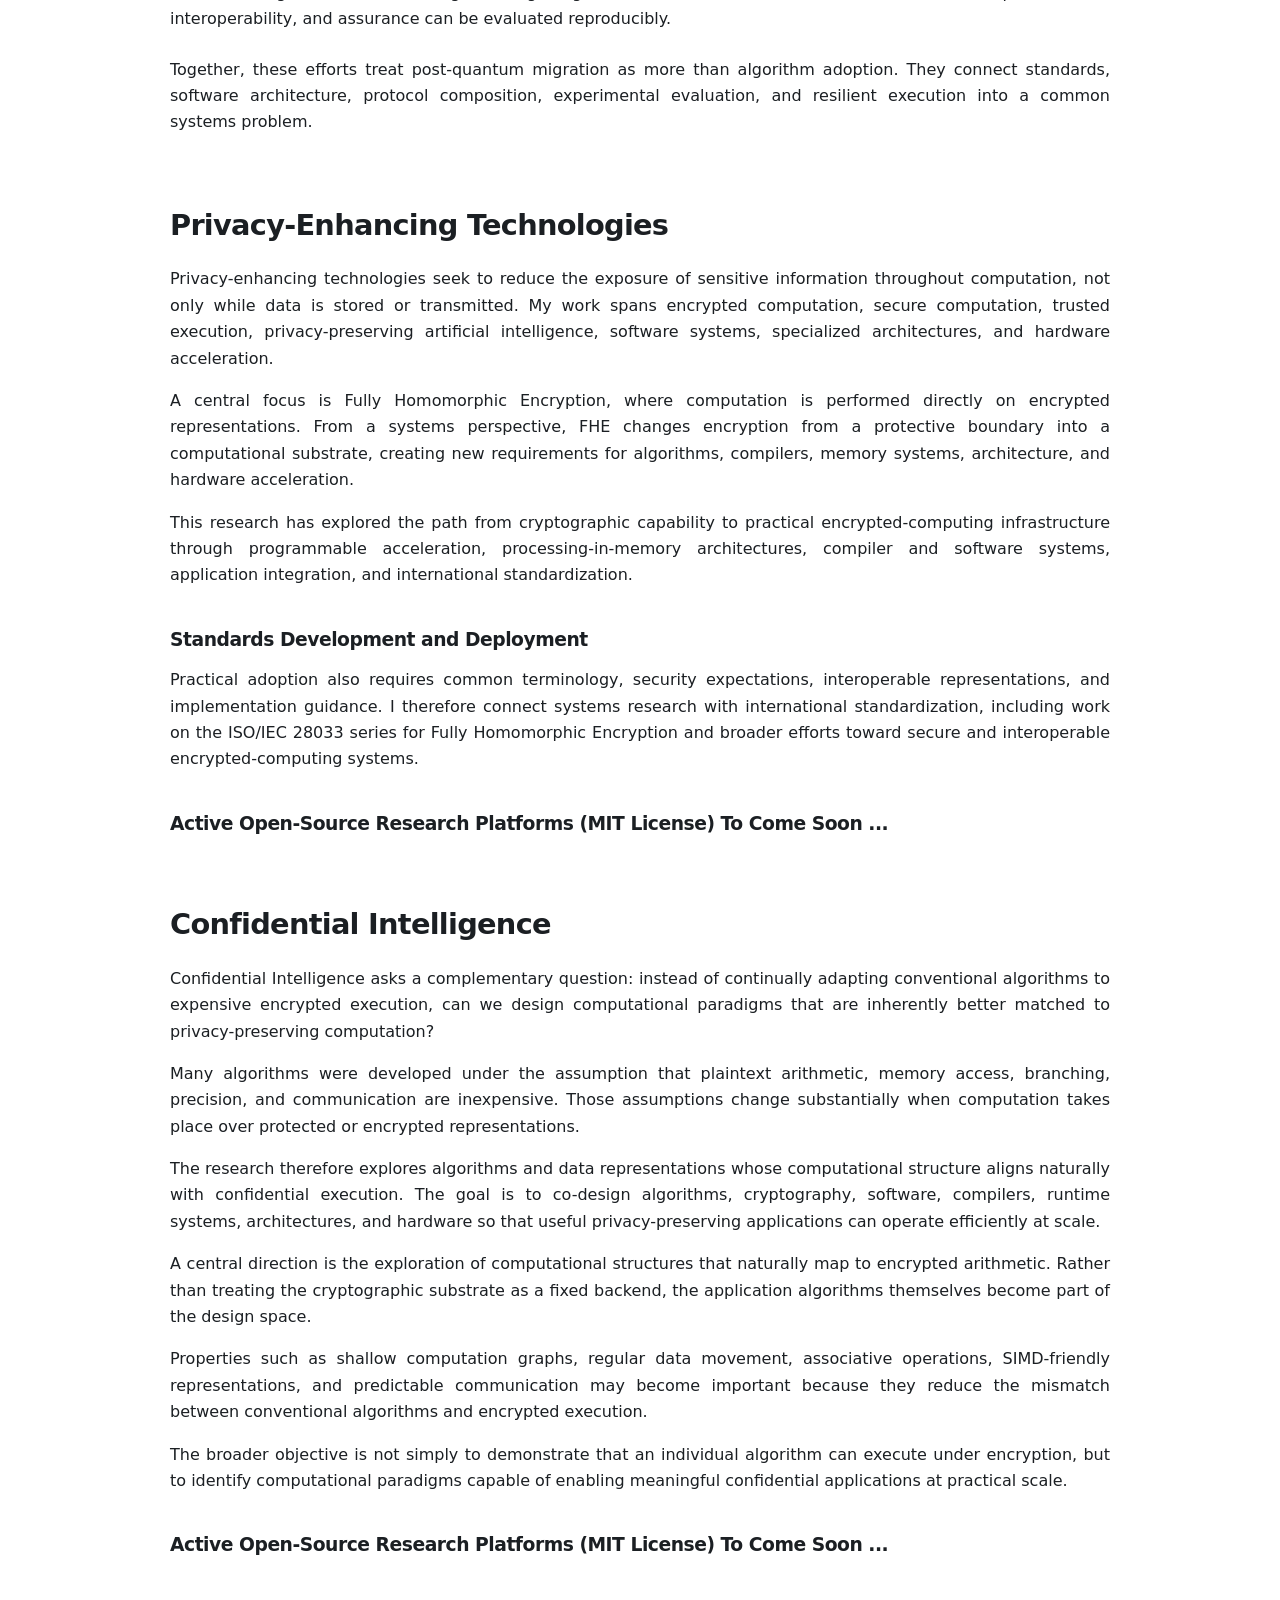
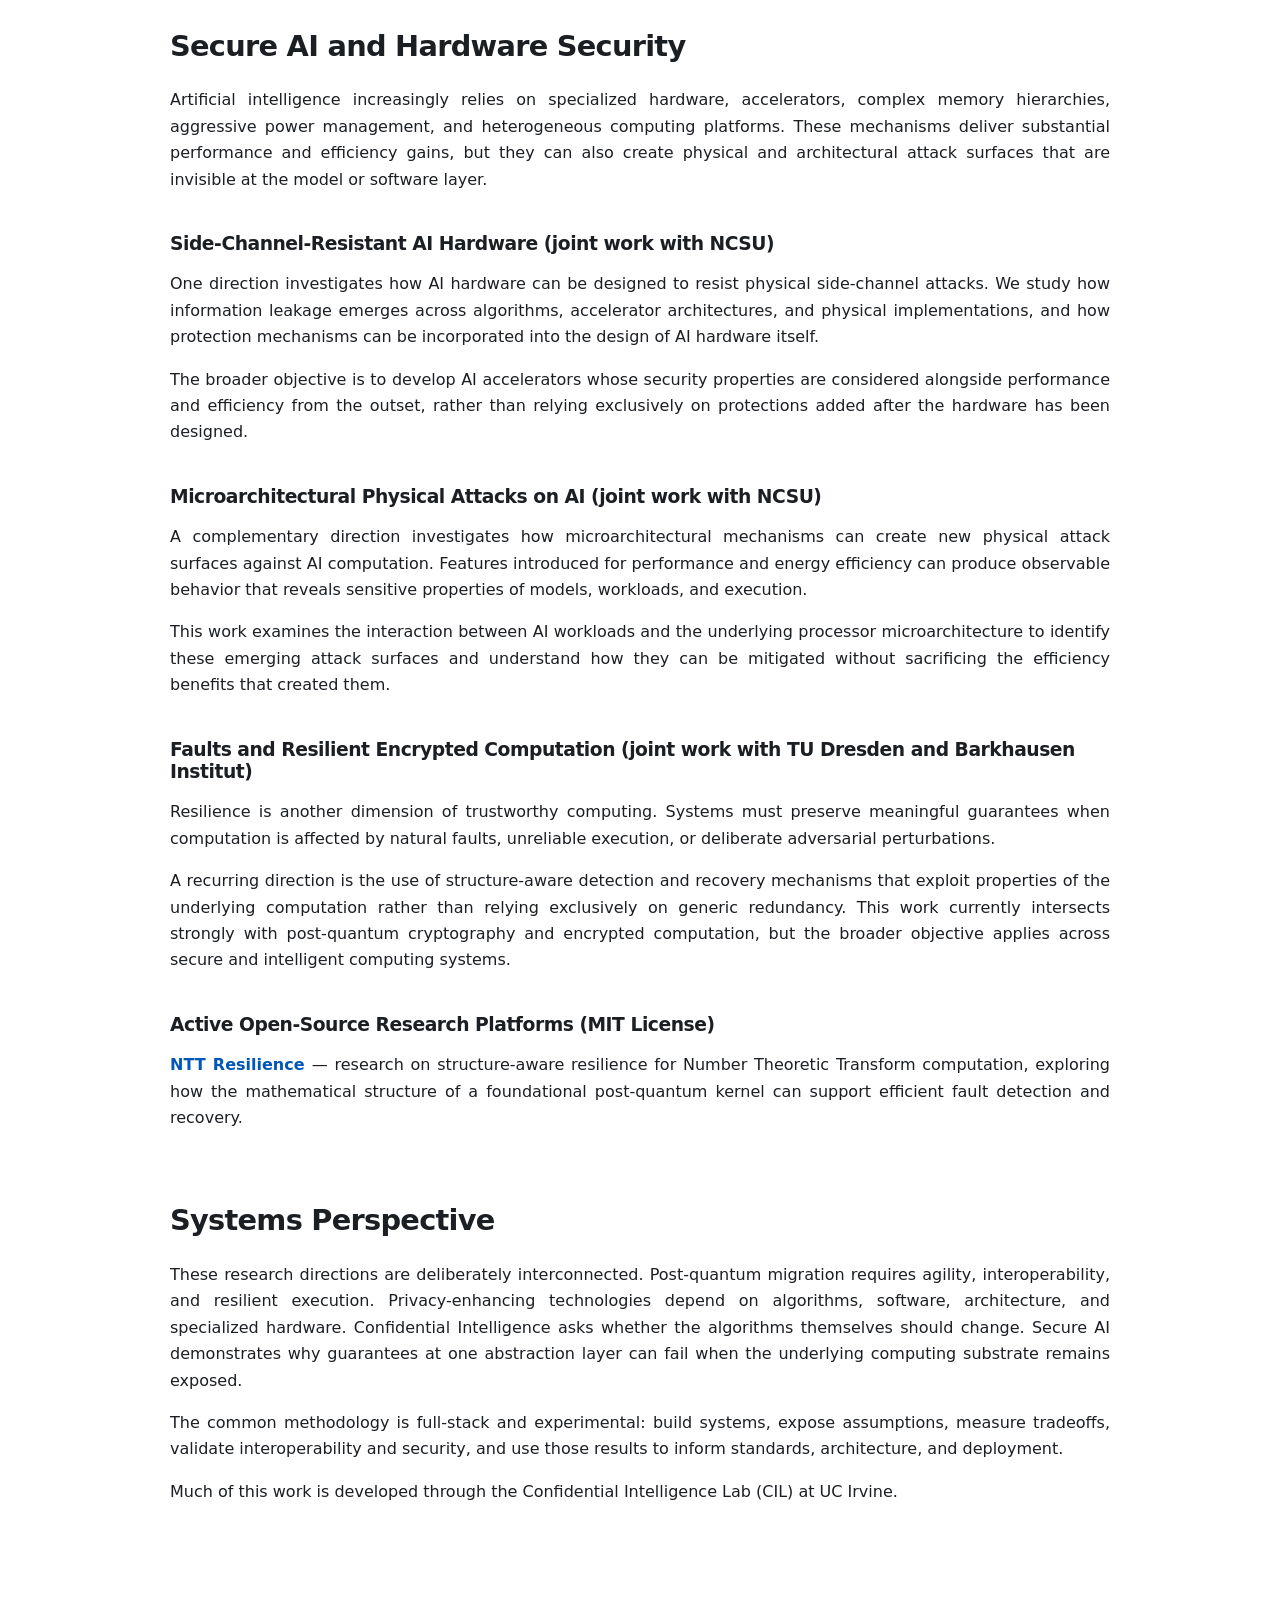
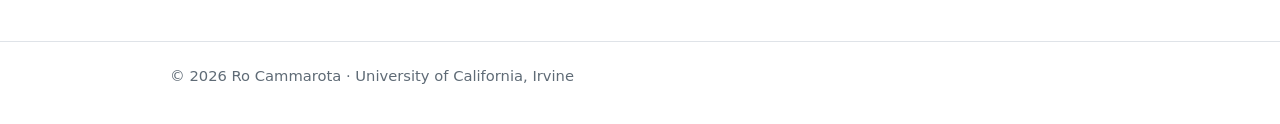
<file: research.html>
<!doctype html>
<html lang="en">

<head>
  <meta charset="utf-8">
  <meta name="viewport" content="width=device-width, initial-scale=1">

  <title>Research | Ro Cammarota</title>

  <link rel="stylesheet" href="assets/css/site.css?v=20260821-6">
</head>

<body>

  <header class="site-header">
    <div class="nav-wrap">

      <a class="brand" href="index.html">
        <span>Ro Cammarota</span>
      </a>

      <nav class="nav" aria-label="Primary">
        <a href="index.html">Home</a>
        <a aria-current="page" href="research.html">Research</a>
        <a href="publications.html">Publications</a>
        <a href="people.html">People</a>
        <a href="teaching.html">Teaching</a>
        <a href="about.html">About</a>
      </nav>

    </div>
  </header>


  <main class="research-page">

    <!-- =====================================================
         Research Overview
         ===================================================== -->

    <section class="hero">

      <div class="kicker">
        Research
      </div>

      <h1>Research &amp; Development Areas</h1>

      <p class="lead">
        Building secure, private, and resilient computing systems for
        an infrastructure increasingly shaped by artificial intelligence,
        quantum technologies, and changing adversarial capabilities.
      </p>

    </section>


    <section>

      <p>
        My research approach examines how computing systems should evolve as artificial
        intelligence, quantum technologies, and increasingly adversarial
        environments change the assumptions on which security, privacy, and
        trust have traditionally depended.
      </p>

      <p>
        I tackle these challenges as end-to-end systems problems spanning
        cryptography, algorithms, software, computer architecture, and hardware.
        The emphasis is not only on developing new mechanisms, but on
        understanding how they move from standards and research prototypes
        into modular, interoperable, measurable, resilient, and deployable systems.
      </p>

      <p>
        The current research program develops along four closely connected
        directions: post-quantum cryptography, privacy-enhancing technologies,
        confidential intelligence, and secure AI and hardware security.
        Across these areas, the broader objective is to make security,
        privacy, and resilience foundational properties of emerging computing
        infrastructure rather than capabilities added after systems have
        already been designed.
      </p>

    </section>


    <!-- =====================================================
         Post-Quantum Cryptography
         ===================================================== -->

    <section id="post-quantum-security">

      <h2>Post-Quantum Cryptography</h2>

      <p>
        The transition to post-quantum cryptography is a systems transformation
        rather than a simple replacement of cryptographic primitives.
        New standards must ultimately coexist with protocols, software
        interfaces, hardware, legacy infrastructure, and long-lived
        applications. Migration therefore raises questions of cryptographic
        agility, interoperability, assurance, performance, resilience, and
        maintainability across the computing stack.
      </p>

      <p>
        This work studies the path from standards to deployment. The goal is
        to understand how quantum-resistant mechanisms can become dependable
        components of real systems while preserving explicit security
        boundaries, interoperability, reproducibility, and the ability to
        evolve as standards and deployment requirements change.
      </p>

      <h3>Active Open-Source Research Platforms (MIT License) include:</h3>

      <div class="pub">

        <strong>
          <a href="https://github.com/Confidential-Intelligence-Lab/pqc-rs">
            PQC-rs
          </a>
        </strong>

        — an open-source Rust research platform for standards-driven
        post-quantum cryptography. PQC-rs emphasizes auditable implementations,
        explicit security boundaries, interoperability, cryptographic agility,
        reproducible validation, and measured performance.

      </div>


      <div class="pub">

        <strong>
          <a href="https://github.com/Confidential-Intelligence-Lab/pqc-rs">
            PQC-forge
          </a>
        </strong>

        — a systems research framework for studying how cryptographic
        capabilities are composed, negotiated, changed, and evaluated within
        applications. The focus is application- and protocol-level
        cryptographic agility: understanding what must change during migration,
        what can remain localized, and how performance, interoperability, and
        assurance can be evaluated reproducibly.

      </div>



      <p>
        Together, these efforts treat post-quantum migration as more than
        algorithm adoption. They connect standards, software architecture,
        protocol composition, experimental evaluation, and resilient execution
        into a common systems problem.
      </p>

    </section>


    <!-- =====================================================
         Privacy-Enhancing Technologies
         ===================================================== -->

    <section id="privacy-enhancing-technologies">

      <h2>Privacy-Enhancing Technologies</h2>

      <p>
        Privacy-enhancing technologies seek to reduce the exposure of sensitive
        information throughout computation, not only while data is stored or
        transmitted. My work spans encrypted computation, secure computation,
        trusted execution, privacy-preserving artificial intelligence,
        software systems, specialized architectures, and hardware acceleration.
      </p>

      <p>
        A central focus is Fully Homomorphic Encryption, where computation is
        performed directly on encrypted representations. From a systems
        perspective, FHE changes encryption from a protective boundary into a
        computational substrate, creating new requirements for algorithms,
        compilers, memory systems, architecture, and hardware acceleration.
      </p>

      <p>
        This research has explored the path from cryptographic capability to
        practical encrypted-computing infrastructure through programmable
        acceleration, processing-in-memory architectures, compiler and software
        systems, application integration, and international standardization.
      </p>

      <h3>Standards Development and Deployment</h3>

      <p>
        Practical adoption also requires common terminology, security
        expectations, interoperable representations, and implementation
        guidance. I therefore connect systems research with international
        standardization, including work on the ISO/IEC 28033 series for
        Fully Homomorphic Encryption and broader efforts toward secure and
        interoperable encrypted-computing systems.
      </p>

      <h3>Active Open-Source Research Platforms (MIT License) To Come Soon ...</h3>

    </section>


    <!-- =====================================================
         Confidential Intelligence
         ===================================================== -->

    <section id="confidential-intelligence">

      <h2>Confidential Intelligence</h2>

      <p>
        Confidential Intelligence asks a complementary question: instead of
        continually adapting conventional algorithms to expensive encrypted
        execution, can we design computational paradigms that are inherently
        better matched to privacy-preserving computation?
      </p>

      <p>
        Many algorithms were developed under the assumption that plaintext
        arithmetic, memory access, branching, precision, and communication are
        inexpensive. Those assumptions change substantially when computation
        takes place over protected or encrypted representations.
      </p>

      <p>
        The research therefore explores algorithms and data representations
        whose computational structure aligns naturally with confidential
        execution. The goal is to co-design algorithms, cryptography, software,
        compilers, runtime systems, architectures, and hardware so that useful
        privacy-preserving applications can operate efficiently at scale.
      </p>

      <p>
        A central direction is the exploration of computational structures
        that naturally map to encrypted arithmetic. Rather than treating the
        cryptographic substrate as a fixed backend, the application algorithms
        themselves become part of the design space.
      </p>

      <p>
        Properties such as shallow computation graphs, regular data movement,
        associative operations, SIMD-friendly representations, and predictable
        communication may become important because they reduce the mismatch
        between conventional algorithms and encrypted execution.
      </p>

      <p>
        The broader objective is not simply to demonstrate that an individual
        algorithm can execute under encryption, but to identify computational
        paradigms capable of enabling meaningful confidential applications at
        practical scale.
      </p>

      <h3>Active Open-Source Research Platforms (MIT License) To Come Soon ...</h3>

    </section>


    <!-- =====================================================
         Secure AI and Hardware Security
         ===================================================== -->

    <section id="secure-ai-hardware-security">

      <h2>Secure AI and Hardware Security</h2>

      <p>
        Artificial intelligence increasingly relies on specialized hardware,
        accelerators, complex memory hierarchies, aggressive power management,
        and heterogeneous computing platforms. These mechanisms deliver
        substantial performance and efficiency gains, but they can also create
        physical and architectural attack surfaces that are invisible at the
        model or software layer.
      </p>

<h3>Side-Channel-Resistant AI Hardware (joint work with NCSU)</h3>

<p>
  One direction investigates how AI hardware can be designed to resist
  physical side-channel attacks.
  We study how information leakage
  emerges across algorithms, accelerator architectures, and physical
  implementations, and how protection mechanisms can be incorporated into
  the design of AI hardware itself.
</p>

<p>
  The broader objective is to develop AI accelerators whose security
  properties are considered alongside performance and efficiency from the
  outset, rather than relying exclusively on protections added after the
  hardware has been designed.
</p>


<h3>Microarchitectural Physical Attacks on AI (joint work with NCSU)</h3>

<p>
  A complementary direction
  investigates how microarchitectural mechanisms can create
  new physical attack surfaces against AI computation. Features introduced
  for performance and energy efficiency can produce observable behavior that
  reveals sensitive properties of models, workloads, and execution.
</p>

<p>
  This work examines the interaction between AI workloads and the underlying
  processor microarchitecture to identify these emerging attack surfaces and
  understand how they can be mitigated without sacrificing the efficiency
  benefits that created them.
</p>

      <h3>Faults and Resilient Encrypted Computation (joint work with TU Dresden and Barkhausen Institut)</h3>

      <p>
        Resilience is another dimension of trustworthy computing. Systems must
        preserve meaningful guarantees when computation is affected by natural
        faults, unreliable execution, or deliberate adversarial perturbations.
      </p>

      <p>
        A recurring direction is the use of structure-aware detection and
        recovery mechanisms that exploit properties of the underlying
        computation rather than relying exclusively on generic redundancy.
        This work currently intersects strongly with post-quantum cryptography and encrypted computation,
        but the broader objective applies across secure and intelligent
        computing systems.
      </p>

      <h3>Active Open-Source Research Platforms (MIT License)</h3>

      <div class="pub">

        <strong>
          <a href="https://github.com/Confidential-Intelligence-Lab/ntt-resilience">
            NTT Resilience
          </a>
        </strong>

        — research on structure-aware resilience for Number Theoretic Transform
        computation, exploring how the mathematical structure of a foundational
        post-quantum kernel can support efficient fault detection and recovery.

      </div>

    </section>


    <!-- =====================================================
         Systems Perspective
         ===================================================== -->

    <section>

      <h2>Systems Perspective</h2>

      <p>
        These research directions are deliberately interconnected.
        Post-quantum migration requires agility, interoperability, and
        resilient execution. Privacy-enhancing technologies depend on
        algorithms, software, architecture, and specialized hardware.
        Confidential Intelligence asks whether the algorithms themselves
        should change. Secure AI demonstrates why guarantees at one abstraction
        layer can fail when the underlying computing substrate remains exposed.
      </p>

      <p>
        The common methodology is full-stack and experimental: build systems,
        expose assumptions, measure tradeoffs, validate interoperability and
        security, and use those results to inform standards, architecture, and
        deployment.
      </p>

      <p>
        Much of this work is developed through the
        Confidential Intelligence Lab (CIL)
        at UC Irvine.
      </p>

    </section>

  </main>


  <footer class="site-footer">
    <div class="footer-wrap">
      © 2026 Ro Cammarota · University of California, Irvine
    </div>
  </footer>

</body>

</html>
</file>
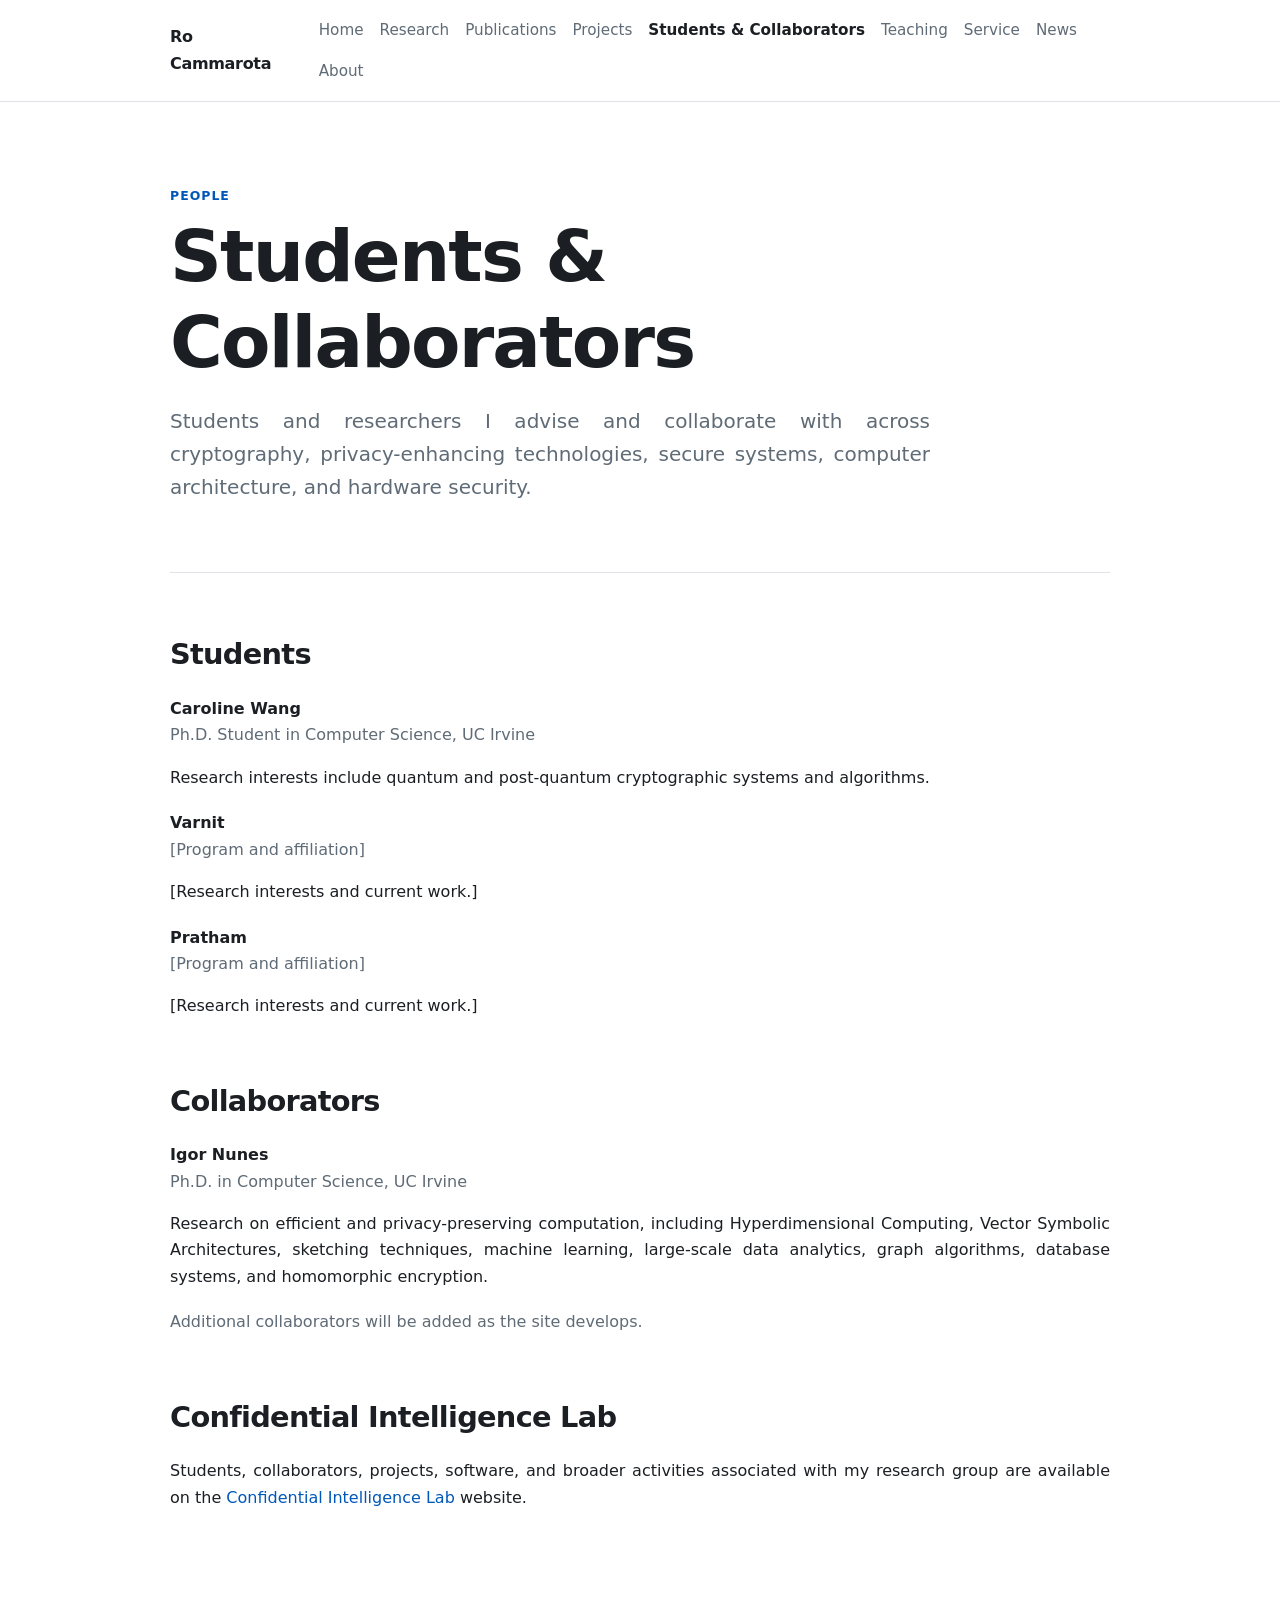
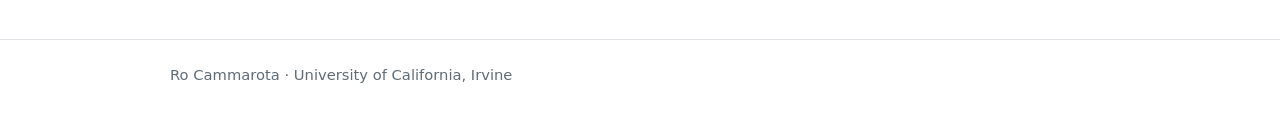
<file: students.html>
<!doctype html>
<html lang="en">

<head>
  <meta charset="utf-8">
  <meta name="viewport" content="width=device-width, initial-scale=1">

  <title>Students &amp; Collaborators | Ro Cammarota</title>

  <link rel="stylesheet" href="assets/css/site.css?v=20260821">
</head>

<body>

  <header class="site-header">
    <div class="nav-wrap">

      <a class="brand" href="index.html">
        <span>Ro Cammarota</span>
      </a>

      <nav class="nav" aria-label="Primary">
        <a href="index.html">Home</a>
        <a href="research.html">Research</a>
        <a href="publications.html">Publications</a>
        <a href="projects.html">Projects</a>
        <a aria-current="page" href="students.html">
          Students &amp; Collaborators
        </a>
        <a href="teaching.html">Teaching</a>
        <a href="service.html">Service</a>
        <a href="news.html">News</a>
        <a href="about.html">About</a>
      </nav>

    </div>
  </header>


  <main>

    <section class="hero">
      <div class="kicker">People</div>

      <h1>Students &amp; Collaborators</h1>

      <p class="lead">
        Students and researchers I advise and collaborate with across
        cryptography, privacy-enhancing technologies, secure systems,
        computer architecture, and hardware security.
      </p>
    </section>


    <section>

      <h2>Students</h2>

      <!--
        Student template:

        <div class="pub">
          <strong>Name</strong><br>
          <span class="muted">
            Degree program, institution
          </span>
          <p>
            Short description of research interests or current work.
          </p>
        </div>
      -->

      <div class="pub">
        <strong>Caroline Wang</strong><br>

        <span class="muted">
          Ph.D. Student in Computer Science, UC Irvine
        </span>

        <p>
          Research interests include quantum and post-quantum
          cryptographic systems and algorithms.
        </p>
      </div>


      <div class="pub">
        <strong>Varnit</strong><br>

        <span class="muted">
          [Program and affiliation]
        </span>

        <p>
          [Research interests and current work.]
        </p>
      </div>


      <div class="pub">
        <strong>Pratham</strong><br>

        <span class="muted">
          [Program and affiliation]
        </span>

        <p>
          [Research interests and current work.]
        </p>
      </div>

    </section>


    <section>

      <h2>Collaborators</h2>

      <div class="pub">
        <strong>Igor Nunes</strong><br>

        <span class="muted">
          Ph.D. in Computer Science, UC Irvine
        </span>

        <p>
          Research on efficient and privacy-preserving computation,
          including Hyperdimensional Computing, Vector Symbolic
          Architectures, sketching techniques, machine learning,
          large-scale data analytics, graph algorithms, database
          systems, and homomorphic encryption.
        </p>
      </div>


      <!--
        Collaborator template:

        <div class="pub">
          <strong>Name</strong><br>

          <span class="muted">
            Institution or organization
          </span>

          <p>
            Short description of the collaboration.
          </p>
        </div>
      -->

      <p class="muted">
        Additional collaborators will be added as the site develops.
      </p>

    </section>


    <section>

      <h2>Confidential Intelligence Lab</h2>

      <p>
        Students, collaborators, projects, software, and broader
        activities associated with my research group are available on
        the
        <a href="https://confidential-intelligence-lab.github.io/">
          Confidential Intelligence Lab
        </a>
        website.
      </p>

    </section>

  </main>


  <footer class="site-footer">
    <div class="footer-wrap">
      Ro Cammarota · University of California, Irvine
    </div>
  </footer>

</body>

</html>
</file>
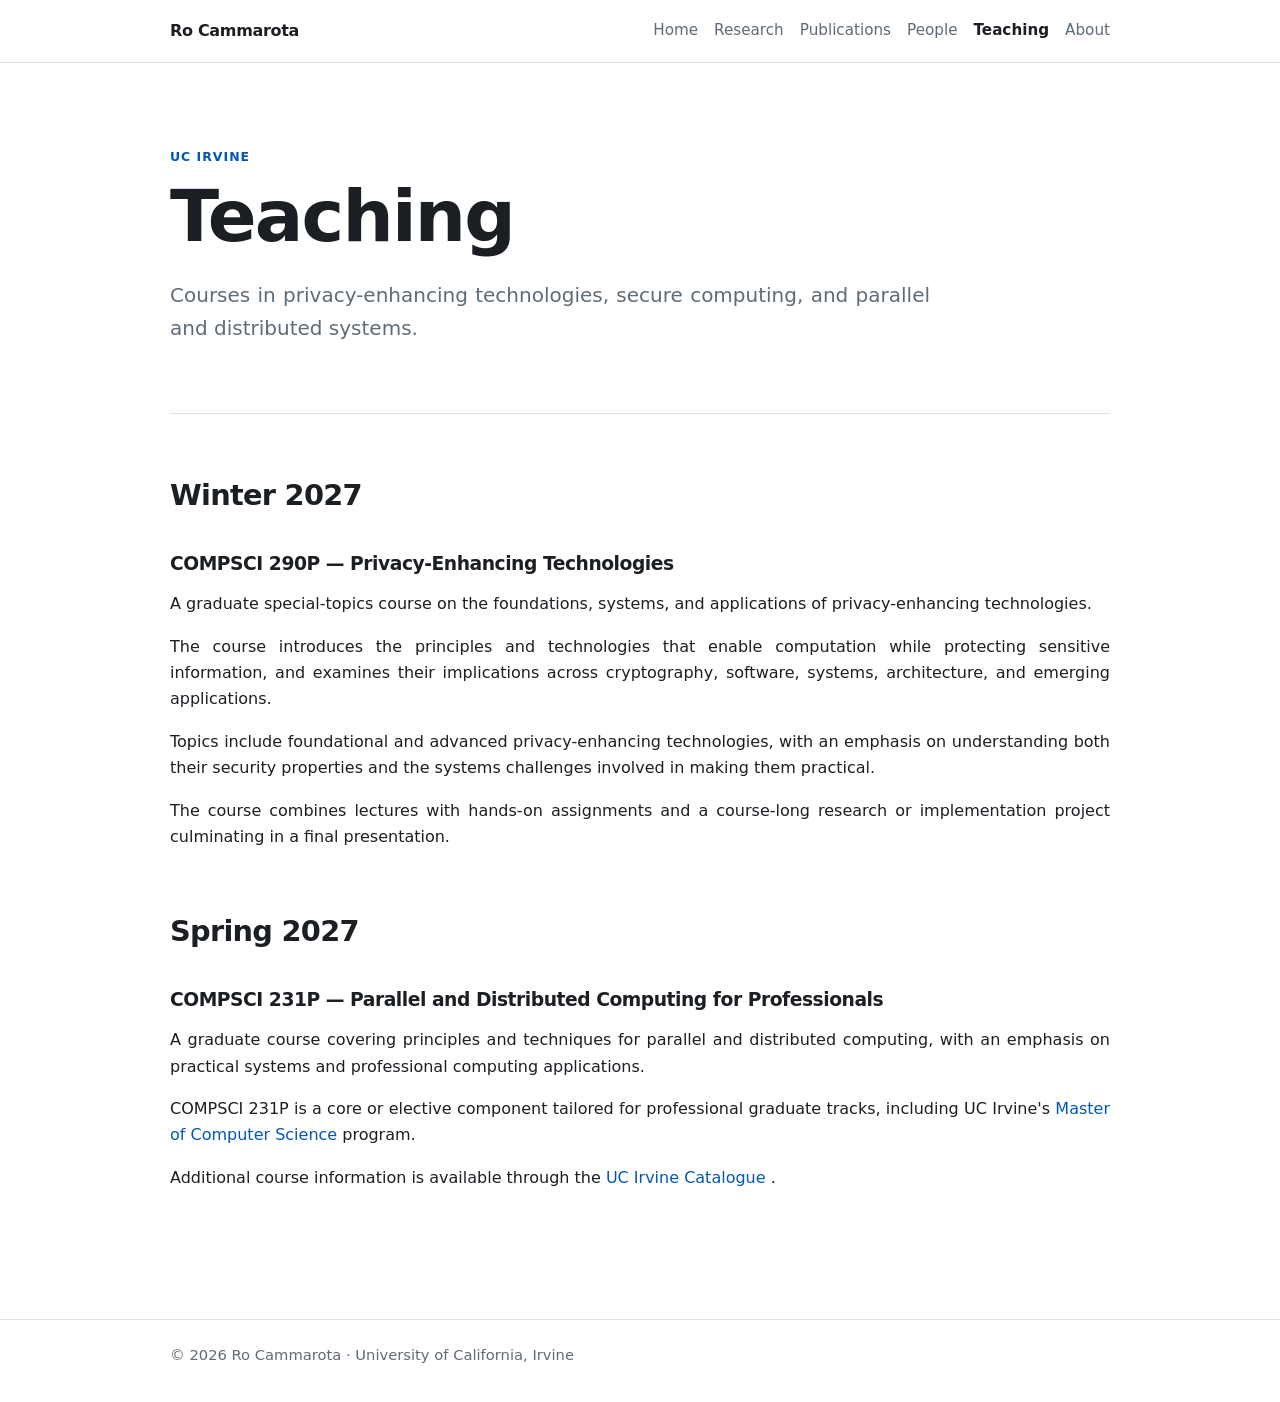
<file: teaching.html>
<!doctype html>
<html lang="en">

<head>
  <meta charset="utf-8">
  <meta name="viewport" content="width=device-width, initial-scale=1">

  <title>Teaching | Ro Cammarota</title>

  <link rel="stylesheet" href="assets/css/site.css?v=20260821-2">
</head>

<body>

  <header class="site-header">
    <div class="nav-wrap">
      <a class="brand" href="index.html">
        <span>Ro Cammarota</span>
      </a>

      <nav class="nav" aria-label="Primary">
        <a href="index.html">Home</a>
        <a href="research.html">Research</a>
        <a href="publications.html">Publications</a>
        <a href="people.html">People</a>
        <a aria-current="page" href="teaching.html">Teaching</a>
        <a href="about.html">About</a>
      </nav>
    </div>
  </header>

  <main>

<section class="hero">
      <div class="kicker">UC Irvine</div>

      <h1>Teaching</h1>

      <p class="lead">
        Courses in privacy-enhancing technologies, secure computing,
        and parallel and distributed systems.
      </p>
    </section>


    <section>

      <h2>Winter 2027</h2>

      <div class="pub">

        <h3>
          COMPSCI 290P — Privacy-Enhancing Technologies
        </h3>

        <p>
          A graduate special-topics course on the foundations,
          systems, and applications of privacy-enhancing technologies.
        </p>

        <p>
          The course introduces the principles and technologies that
          enable computation while protecting sensitive information,
          and examines their implications across cryptography,
          software, systems, architecture, and emerging applications.
        </p>

        <p>
          Topics include foundational and advanced privacy-enhancing
          technologies, with an emphasis on understanding both their
          security properties and the systems challenges involved in
          making them practical.
        </p>

        <p>
          The course combines lectures with hands-on assignments and
          a course-long research or implementation project culminating
          in a final presentation.
        </p>

      </div>

    </section>


    <section>

      <h2>Spring 2027</h2>

      <div class="pub">

        <h3>
          COMPSCI 231P — Parallel and Distributed Computing
          for Professionals
        </h3>

        <p>
          A graduate course covering principles and techniques for
          parallel and distributed computing, with an emphasis on
          practical systems and professional computing applications.
        </p>

        <p>
          COMPSCI 231P is a core or elective component tailored for
          professional graduate tracks, including UC Irvine's
          <a href="https://mcs.ics.uci.edu/">
            Master of Computer Science
          </a>
          program.
        </p>

        <p>
          Additional course information is available through the
          <a href="https://catalogue.uci.edu/donaldbrenschoolofinformationandcomputersciences/departmentofcomputerscience/computerscience_master/">
            UC Irvine Catalogue
          </a>.
        </p>

      </div>

    </section>

  </main>

  <footer class="site-footer">
  <div class="footer-wrap">
    © 2026 Ro Cammarota · University of California, Irvine
  </div>
</footer>

</body>
</html>
</file>
<file: assets/css/site.css>
:root {
  --bg: #ffffff;
  --text: #1b1f23;
  --muted: #5f6b76;
  --line: #dfe3e8;
  --accent: #0057b8;
  --max: 980px;
}


/* ---------------------------------------------------------
   Base
   --------------------------------------------------------- */

* {
  box-sizing: border-box;
}

html {
  scroll-behavior: smooth;
}

body {
  margin: 0;
  background: var(--bg);
  color: var(--text);

  font-family:
    Inter,
    ui-sans-serif,
    system-ui,
    -apple-system,
    BlinkMacSystemFont,
    "Segoe UI",
    sans-serif;

  line-height: 1.65;
}

a {
  color: var(--accent);
  text-decoration: none;
}

a:hover {
  text-decoration: underline;
}


/* ---------------------------------------------------------
   Header and navigation
   --------------------------------------------------------- */

.site-header {
  border-bottom: 1px solid var(--line);
  background: rgba(255, 255, 255, 0.96);
}

.nav-wrap {
  max-width: var(--max);
  margin: 0 auto;
  padding: 1.1rem 1.25rem;

  display: flex;
  align-items: center;
  justify-content: space-between;
  gap: 1.5rem;
}

.brand {
  display: inline-flex;
  align-items: center;
  gap: 0.65rem;

  color: var(--text);
  font-weight: 700;
  letter-spacing: -0.02em;
}

.brand-logo {
  width: 34px;
  height: 34px;
  object-fit: contain;
}

.nav {
  display: flex;
  flex-wrap: wrap;
  gap: 1rem;

  font-size: 0.95rem;
}

.nav a {
  color: var(--muted);
}

.nav a[aria-current="page"] {
  color: var(--text);
  font-weight: 600;
}

.pub {
  text-align: justify;
  hyphens: auto;
}

/* ---------------------------------------------------------
   Home page identity
   --------------------------------------------------------- */

.home-identity {
  display: grid;
  grid-template-columns: 170px minmax(0, 1fr);
  gap: 2rem;
  align-items: center;
  margin-bottom: 2.5rem;
}

.home-photo {
  display: block;

  width: 170px;
  height: 170px;

  object-fit: cover;
  object-position: center 35%;

  border: 1px solid var(--line);
  border-radius: 4px;
}

.home-intro {
  display: flex;
  flex-direction: column;
  justify-content: center;
}

.home-intro h1 {
  max-width: none;
  margin: 0.2rem 0 0.45rem;

  font-size: 2.8rem;
  line-height: 1.1;
}

.home-intro .lead {
  max-width: none;
  margin: 0;

  font-size: 1.15rem;
  line-height: 1.5;
}

.home-vision {
  max-width: 820px;
}

.home-vision .kicker {
  margin-bottom: 0.5rem;
}

@media (max-width: 650px) {

  .home-identity {
    grid-template-columns: 1fr;
    gap: 1.25rem;
  }

  .home-photo {
    width: 150px;
    height: 150px;
  }

  .home-intro h1 {
    font-size: 2.2rem;
  }

}


/* ---------------------------------------------------------
   Main content
   --------------------------------------------------------- */

main {
  max-width: var(--max);
  margin: 0 auto;
  padding: 3.75rem 1.25rem 4rem;
}


/* ---------------------------------------------------------
   Hero
   --------------------------------------------------------- */

.hero {
  padding: 1.5rem 0 3rem;
  border-bottom: 1px solid var(--line);
}

.hero-identity {
  display: grid;
  grid-template-columns: 150px 1fr;
  gap: 2rem;
  align-items: center;
}

.hero-logo {
  display: block;
  width: 150px;
  height: auto;
}

.hero-description {
  max-width: 780px;
  margin: 1.75rem 0 0;
}

.kicker {
  color: var(--accent);
  font-size: 0.78rem;
  font-weight: 700;
  letter-spacing: 0.08em;
  text-transform: uppercase;
}


/* ---------------------------------------------------------
   Typography
   --------------------------------------------------------- */

h1,
h2,
h3 {
  line-height: 1.2;
  letter-spacing: -0.025em;
}

h1 {
  max-width: 12ch;
  margin: 0.35rem 0 1rem;

  font-size: clamp(2.2rem, 6vw, 4.5rem);
}

h2 {
  margin-top: 2.75rem;
  font-size: 1.8rem;
}

h3 {
  margin-bottom: 0.45rem;
}

p {
  text-align: justify;
  hyphens: auto;
}

.lead {
  max-width: 760px;

  color: var(--muted);
  font-size: 1.25rem;
}

.meta,
.muted {
  color: var(--muted);
}


/* ---------------------------------------------------------
   Grids and cards
   --------------------------------------------------------- */

.grid {
  display: grid;
  grid-template-columns: repeat(2, minmax(0, 1fr));
  gap: 1.75rem;

  margin-top: 1.25rem;
}

.card {
  padding-top: 0.9rem;
  border-top: 2px solid var(--text);
}


/* ---------------------------------------------------------
   Lists and publications
   --------------------------------------------------------- */

.list {
  padding-left: 1.1rem;
}

.pub {
  margin-bottom: 1.2rem;
}


/* ---------------------------------------------------------
   People
   --------------------------------------------------------- */

.person {
  display: grid;
  grid-template-columns: 110px 1fr;
  gap: 1.2rem;
  align-items: start;

  margin: 1.5rem 0;
}

.avatar {
  width: 110px;
  aspect-ratio: 1;

  background: #eef1f4;
  border: 1px solid var(--line);
}

.portrait {
  display: block;
  object-fit: cover;
}

.placeholder {
  display: flex;
  align-items: center;
  justify-content: center;

  padding: 0.5rem;

  color: var(--muted);
  font-size: 0.78rem;
  text-align: center;
}

/* Research page section spacing */

main > section {
  margin-bottom: 4rem;
}

main > section h2 {
  margin-top: 0;
  margin-bottom: 1.5rem;
}

main > section h3 {
  margin-top: 2.5rem;
  margin-bottom: 1rem;
}

/* Research page */

.research-page > section {
  margin-bottom: 4.5rem;
}

.research-page > section h2 {
  margin-bottom: 1.5rem;
}

.research-page > section h3 {
  margin-top: 2.5rem;
  margin-bottom: 1rem;
}

.research-page .pub {
  margin-bottom: 1.5rem;
}


/* ---------------------------------------------------------
   About page
   --------------------------------------------------------- */

.about-hero {
  padding: 1.5rem 0 2.5rem;
}

.about-identity {
  display: grid;
  grid-template-columns: 175px minmax(0, 1fr);
  gap: 2rem;
  align-items: center;
}

.about-photo {
  display: block;

  width: 175px;
  height: 175px;

  object-fit: cover;
  object-position: center 35%;

  border: 1px solid var(--line);
  border-radius: 4px;
}

.about-intro {
  display: flex;
  flex-direction: column;
  justify-content: center;
}

.about-intro .kicker {
  margin-bottom: 0.25rem;
}

.about-intro h1 {
  max-width: none;
  margin: 0 0 0.45rem;

  font-size: 2.6rem;
  line-height: 1.1;
}

.about-intro .lead {
  max-width: none;
  margin: 0;

  font-size: 1.15rem;
  line-height: 1.5;
}


/* ---------------------------------------------------------
   Footer
   --------------------------------------------------------- */

.site-footer {
  border-top: 1px solid var(--line);

  color: var(--muted);
  font-size: 0.92rem;
}

.footer-wrap {
  max-width: var(--max);
  margin: 0 auto;
  padding: 1.4rem 1.25rem 2.2rem;
}


/* ---------------------------------------------------------
   Responsive layout
   --------------------------------------------------------- */

@media (max-width: 720px) {

  .nav-wrap {
    flex-direction: column;
    align-items: flex-start;
  }

  .hero-identity {
    grid-template-columns: 1fr;
    gap: 1.25rem;
  }

  .hero-logo {
    width: 120px;
  }

  .grid {
    grid-template-columns: 1fr;
  }

  .person {
    grid-template-columns: 1fr;
  }
}


@media (max-width: 650px) {

  .about-identity {
    grid-template-columns: 1fr;
    gap: 1.25rem;
  }

  .about-photo {
    width: 160px;
    height: 160px;
  }

  .about-intro h1 {
    font-size: 2.2rem;
  }
}

body {
  overflow-wrap: break-word;
}

@media (max-width: 720px) {

  .nav-wrap {
    flex-direction: column;
    align-items: flex-start;
    gap: 0.8rem;
  }

  .nav {
    gap: 0.65rem 1rem;
  }

}

@media (max-width: 650px) {

  p,
  .pub {
    text-align: left;
    hyphens: none;
  }

}
</file>
